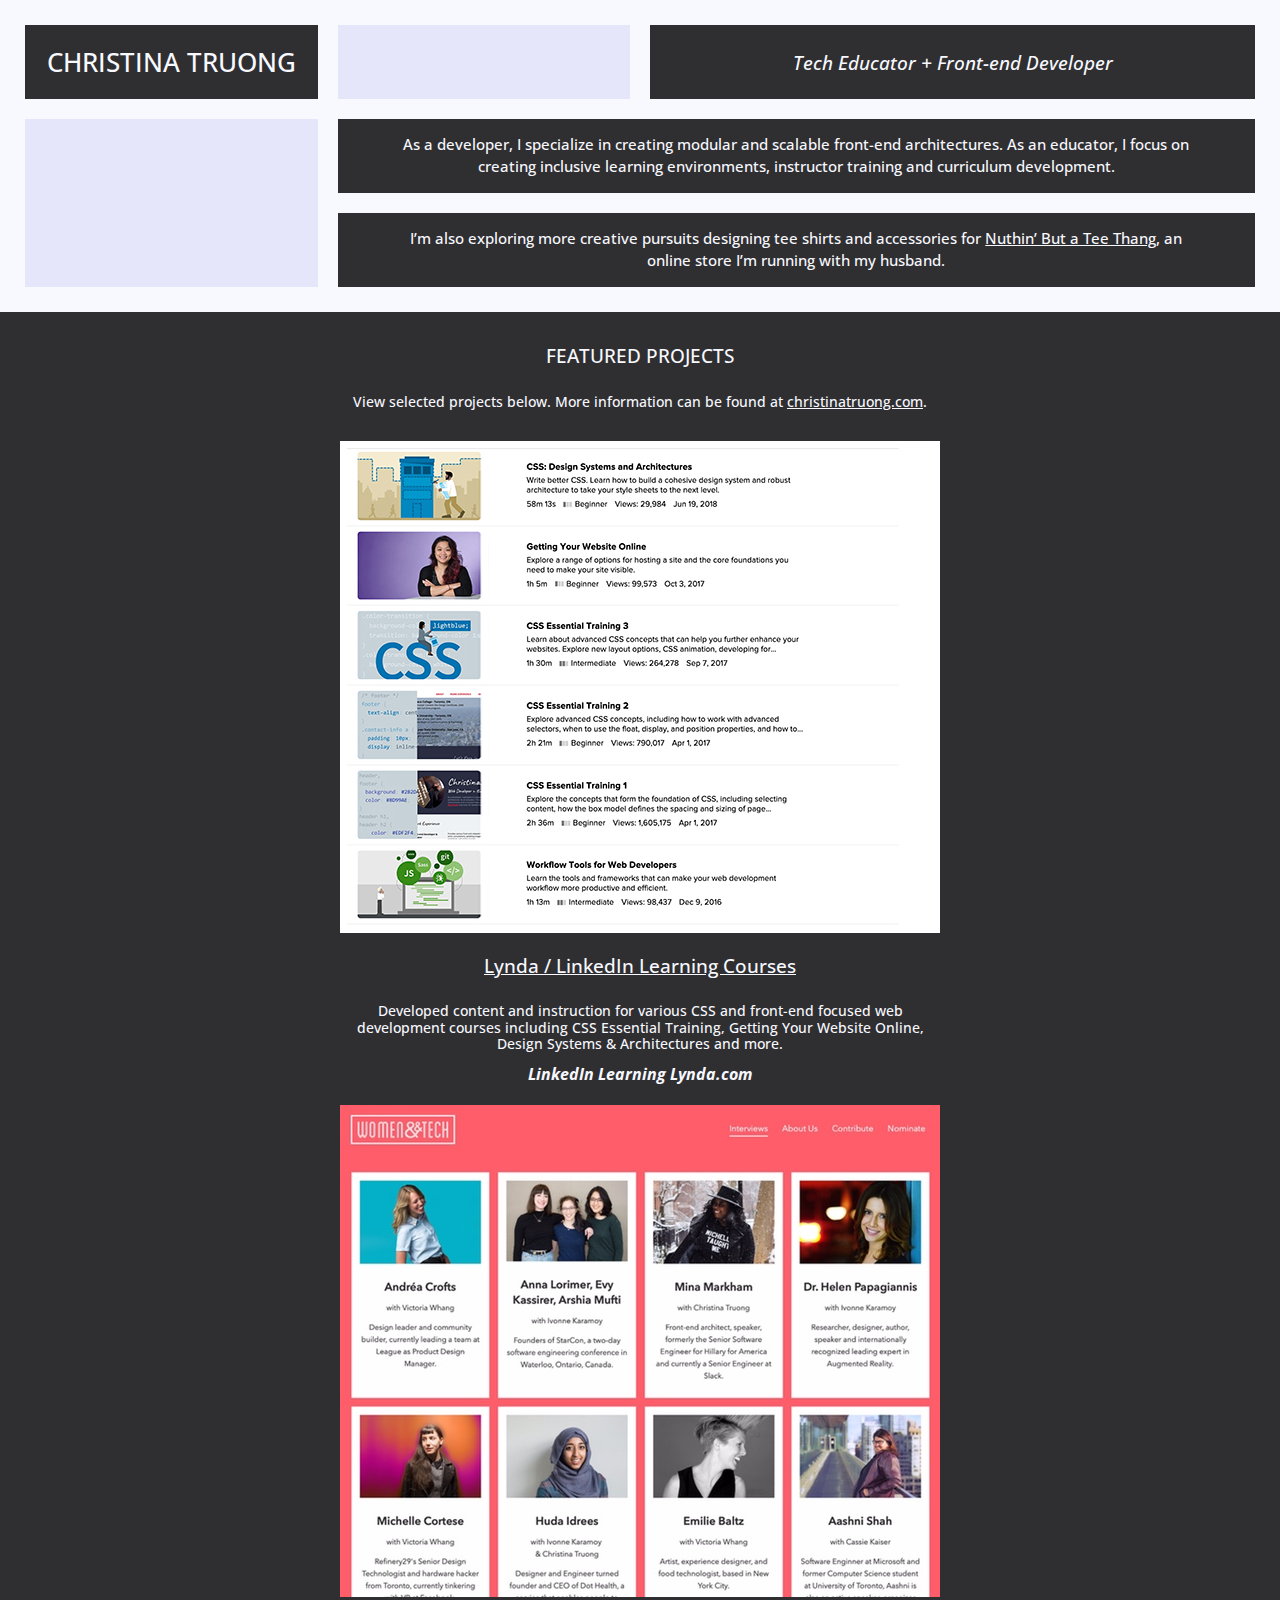
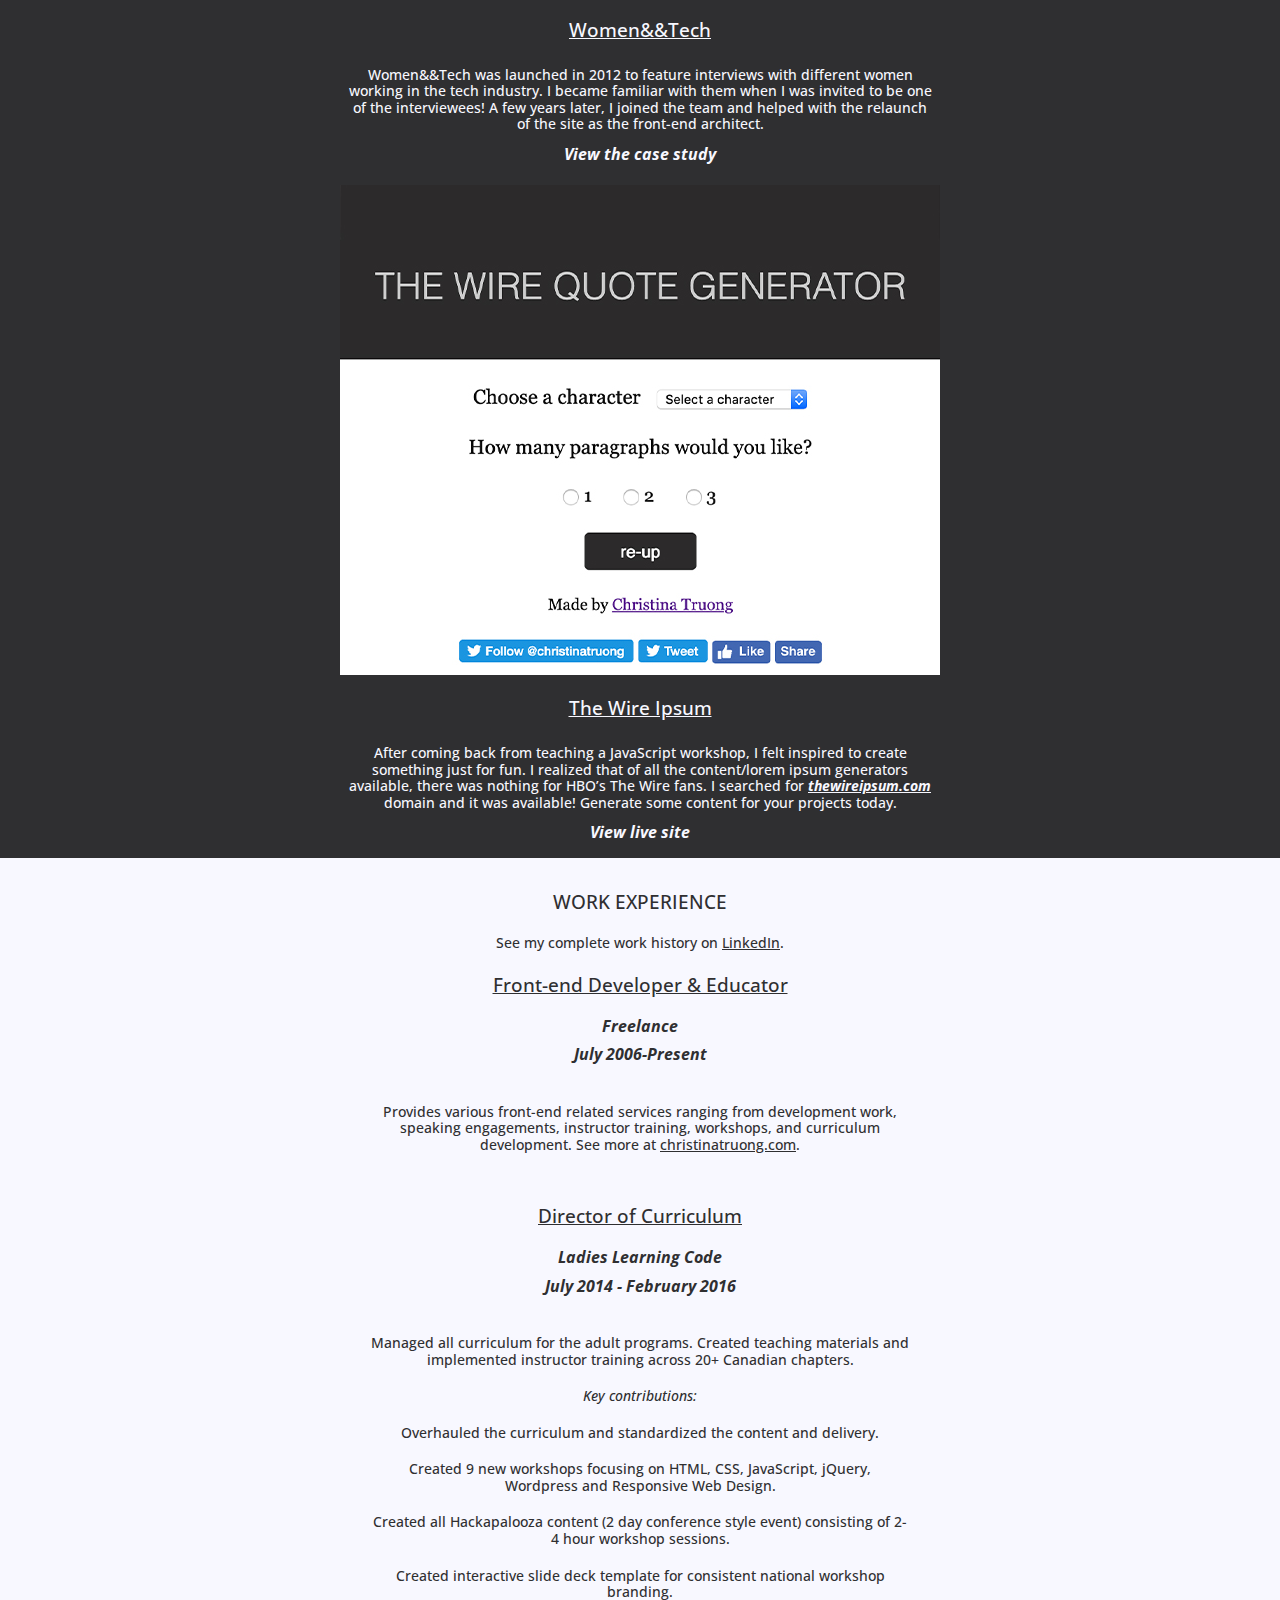
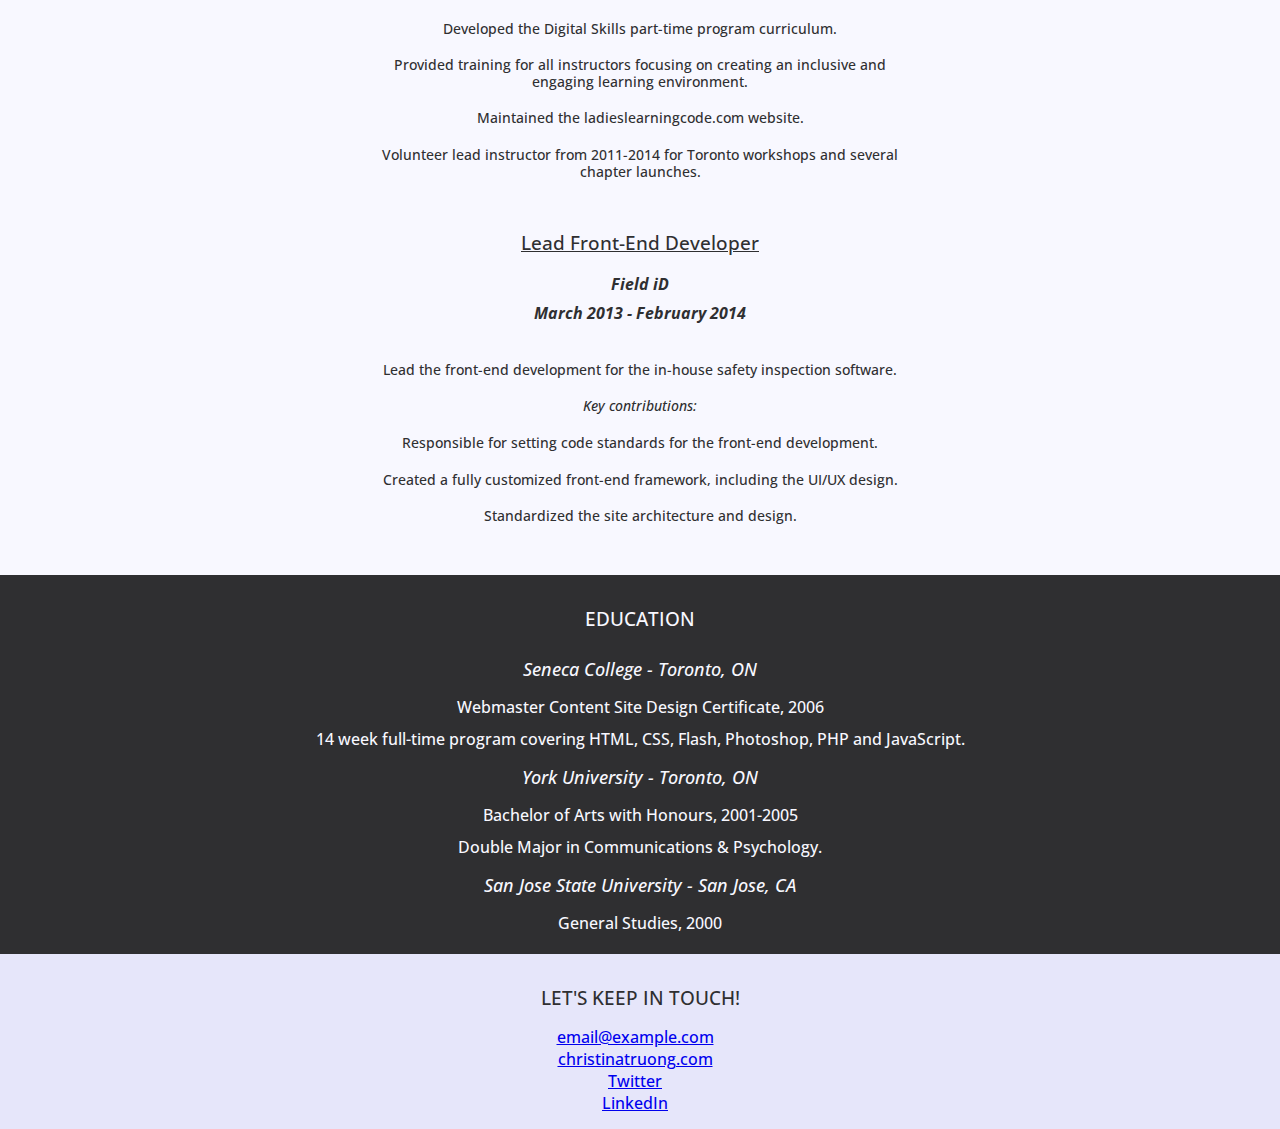
<file: hw01/index.html>
<!DOCTYPE html>
<html lang="en">
  <head>
    <meta charset="UTF-8">
    <meta name="viewport" content="width=device-width, initial-scale=1.0">
    <title>Christina Truong, Tech Educator + Front-end Developer</title>
    <link rel="stylesheet" href="css/styles.css">
  </head>
  <body>
    <main class = 'container'>
      <!-- ***************  ABOUT / PROFILE  **************** -->
      <header>
        <div class = 'header'>
          <section class = 'icon'>
            <h1><strong>Christina Truong</strong></h1>
          </section>
          <section class = 'sub'>
            <h2><strong>Tech Educator + Front-end Developer</strong></h2>
          </section>
          <section class = 'sum1'>
            <p class = 'uniform'>As a developer, I specialize in creating modular and scalable front-end architectures. As an educator, I focus on creating inclusive learning environments, instructor training and curriculum development.</p>
          </section>
          <section class = 'sum2'>
            <p class = 'uniform'>I’m also exploring more creative pursuits designing tee shirts and accessories for <a href="http://teethang.com" target="_blank">Nuthin’ But a Tee Thang</a>, an online store I’m running with my husband.</p>
          </section>
          <section class = 'space1'>
          </section>
          <section class = 'space2'>
          </section>
        </div>
      </header>

      <!-- ************ PROJECTS / PORTFOLIO  ************** -->
      <section class = 'projects'>
        <div class = 'standard'>
          <h2>Featured Projects</h2>
          <p>View selected projects below. More information can be found at <a href="http://christinatruong.com">christinatruong.com</a>.</p>
          <!-- Project 1 -->
          <section class = 'project'>
            <img src="images/project-courses.jpg" alt="Lynda & LinkedIn Learning course list">
            <h3>Lynda / LinkedIn Learning Courses</h3>
            <p>Developed content and instruction for various CSS and front-end focused web development courses including CSS Essential Training, Getting Your Website Online, Design Systems & Architectures and more.</p>
            <a>LinkedIn Learning</a>
            <a>Lynda.com</a>
          </section>

          <!-- Project 2 -->
          <section class = 'project'>
            <img src="images/project-women-tech.jpg" alt="Women and Tech website" class = 'img2'>
            <h3>Women&&Tech</h3>
            <p>Women&&Tech was launched in 2012 to feature interviews with different women working in the tech industry. I became familiar with them when I was invited to be one of the interviewees! A few years later, I joined the team and helped with the relaunch of the site as the front-end architect.</p>
            <a>View the case study</a>
          </section>

          <!-- Project 3 -->
          <section class = 'project'>
            <img src="images/project-wire-ipsum.jpg" alt="The Wire Ipsum website">
            <h3>The Wire Ipsum</h3>
            <p>After coming back from teaching a JavaScript workshop, I felt inspired to create something just for fun. I realized that of all the content/lorem ipsum generators available, there was nothing for HBO’s The Wire fans. I searched for <a href="http://thewireipsum.com" target="_blank">thewireipsum.com</a> domain and it was available! Generate some content for your projects today.</p>
            <a>View live site</a>
          </section>
        </div>
      </section>

      <!-- ****************  WORK EXPERIENCE  ******************** -->
      <section class = 'experience'>
        <div class = 'standard'>
          <h2>Work Experience</h2>
          <p>See my complete work history on <a href="https://www.linkedin.com/in/christinatruong/">LinkedIn</a>.</p>

          <!-- Job 1 -->
          <section class = 'job'>
            <div class = 'job_head'>
              <h3>Front-end Developer & Educator</h3>
              <p>Freelance</p>
              <p>July 2006-Present</p>
            </div>
            <div class = 'job_body'>
              <p>Provides various front-end related services ranging from development work, speaking engagements, instructor training, workshops, and curriculum development. See more at  <a href="http://christinatruong.com">christinatruong.com</a>.</p>
            </div>
          </section>

          <!-- Job 2 -->
          <section class = 'job'>
            <div class = 'job_head'>
              <h3>Director of Curriculum</h3>
              <p>Ladies Learning Code</p>
              <p>July 2014 - February 2016</p>
            </div>
            <div class = 'job_body'>
              <p>Managed all curriculum for the adult programs. Created teaching materials and implemented instructor training across 20+ Canadian chapters.</p>
              <p><strong><em>Key contributions:</em></strong></p>
              <p>Overhauled the curriculum and standardized the content and delivery.</p>
              <p>Created 9 new workshops focusing on HTML, CSS, JavaScript, jQuery, Wordpress and Responsive Web Design.</p>
              <p>Created all Hackapalooza content (2 day conference style event) consisting of 2-4 hour workshop sessions.</p>
              <p>Created interactive slide deck template for consistent national workshop branding.</p>
              <p>Developed the Digital Skills part-time program curriculum.</p>
              <p>Provided training for all instructors focusing on creating an inclusive and engaging learning environment.</p>
              <p>Maintained the ladieslearningcode.com website.</p>
              <p>Volunteer lead instructor from 2011-2014 for Toronto workshops and several chapter launches.</p>
            </div>
          </section>

          <!-- Job 3 -->
          <section class = 'job'>
            <div class = 'job_head'>
              <h3>Lead Front-End Developer</h3>
              <p>Field iD</p>
              <p>March 2013 - February 2014</p>
            </div>
            <div class = 'job_body'>
              <p>Lead the front-end development for the in-house safety inspection software.</p>
              <p><strong><em>Key contributions:</em></strong></p>
              <p>Responsible for setting code standards for the front-end development.</p>
              <p>Created a fully customized front-end framework, including the UI/UX design.</p>
              <p>Standardized the site architecture and design.</p>
            </div>
          </section>
        </div>
      </section>

      <!-- *************  EDUCATION & CERTIFICATIONS *********** -->
      <section class = 'education'>
        <div>
          <h2>Education</h2>

          <section class = 'edu'>
            <h3>Seneca College - Toronto, ON</h3>
            <p>Webmaster Content Site Design Certificate, 2006</p>
            <p>14 week full-time program covering HTML, CSS, Flash, Photoshop, PHP and JavaScript.</p>
          </section>

          <section class = 'edu'>
            <h3>York University - Toronto, ON</h3>
            <p>Bachelor of Arts with Honours, 2001-2005</p>
            <p>Double Major in Communications & Psychology.</p>
          </section>

          <section class = 'edu'>
            <h3>San Jose State University - San Jose, CA</h3>
            <p>General Studies, 2000</p>
          </section>
        </div>
      </section>

      <!-- ************  CONTACT INFO / SOCIAL MEDIA  ************ -->
      <footer class = 'contact'>
        <div>
          <section>
            <h2>Let's Keep in Touch!</h2>

          <!-- Social media and contact links. Add or remove any networks. -->
          <section>
            <ul>
              <li><a href="mailto:email@example.com">email@example.com</a></li>
              <li><a href="http://christinatruong.com" target="_blank">christinatruong.com</a></li>
              <li><a href="http://twitter.com/christinatruong" target="_blank">Twitter</a></li>
              <li><a href="#" target="_blank">LinkedIn</a></li>
            </ul>
          </section>
        </div>
      </footer>
    </main>
  </body>
</html>
</file>
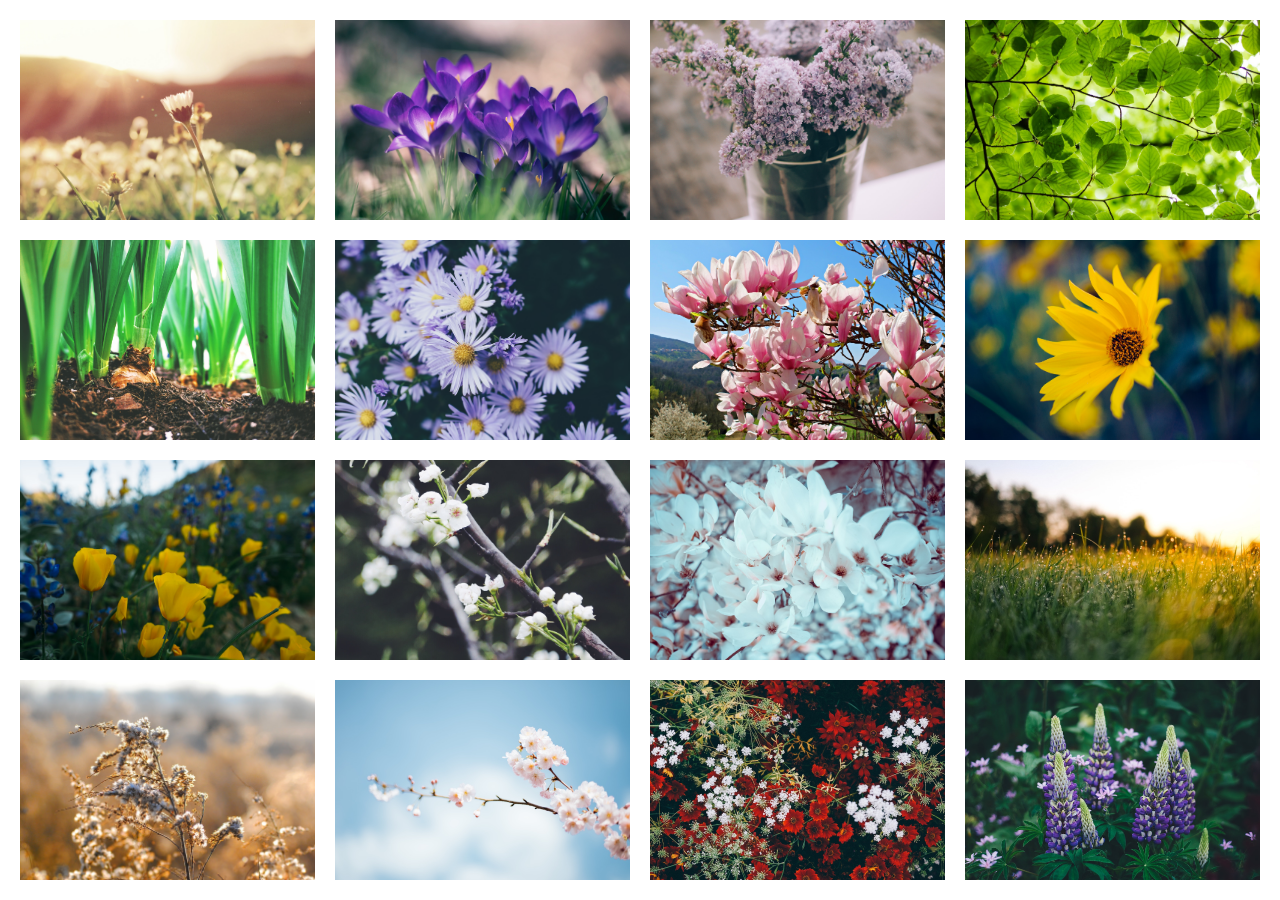
<file: hw03/index.html>
<!DOCTYPE html>
<html lang="en" dir="ltr">
    <head>
        <meta charset="utf-8">
        <title>Image Gallery</title>
        <link rel="stylesheet" href="css/gallery.css">
        <link rel="stylesheet" href="css/carousel.css">
        <meta name="viewport" content="width=device-width, initial-scale=1.0">

    </head>
    <body>
        <main>
            <section class="cards">
                <div class="card" style="background-image:url('images/field1.jpg')"></div>
                <div class="card" style="background-image:url('images/purple.jpg')"></div>
                <div class="card" style="background-image:url('images/jar.jpg')"></div>
                <div class="card" style="background-image:url('images/green.jpg')"></div>
                <div class="card" style="background-image:url('images/green1.jpg')"></div>
                <div class="card" style="background-image:url('images/purple1.jpg')"></div>
                <div class="card" style="background-image:url('images/magnolias.jpg')"></div>
                <div class="card" style="background-image:url('images/daisy1.jpg')"></div>
                <div class="card" style="background-image:url('images/poppies.jpg')"></div>
                <div class="card" style="background-image:url('images/dogwoods.jpg')"></div>
                <div class="card" style="background-image:url('images/blossom.jpg')"></div>
                <div class="card" style="background-image:url('images/field3.jpg')"></div>
                <div class="card" style="background-image:url('images/field4.jpg')"></div>
                <div class="card" style="background-image:url('images/branch.jpg')"></div>
                <div class="card" style="background-image:url('images/red.jpg')"></div>
                <div class="card" style="background-image:url('images/purple2.jpg')"></div>
            </section>

            <!-- preview panel -->
            <section class="preview">
                <div class="featured_image" style="background-image:url('images/daisy1.jpg')"></div>
                <button class="close" id="close">&times;</button>
                <button class="prev" id="prev">&lsaquo;</button>
                <button class="next" id="next">&rsaquo;</button>
            </section>
            <!-- end preview panel -->

        </main>
        <script type="text/javascript" src="js/index.js"></script>
    </body>
</html>
</file>
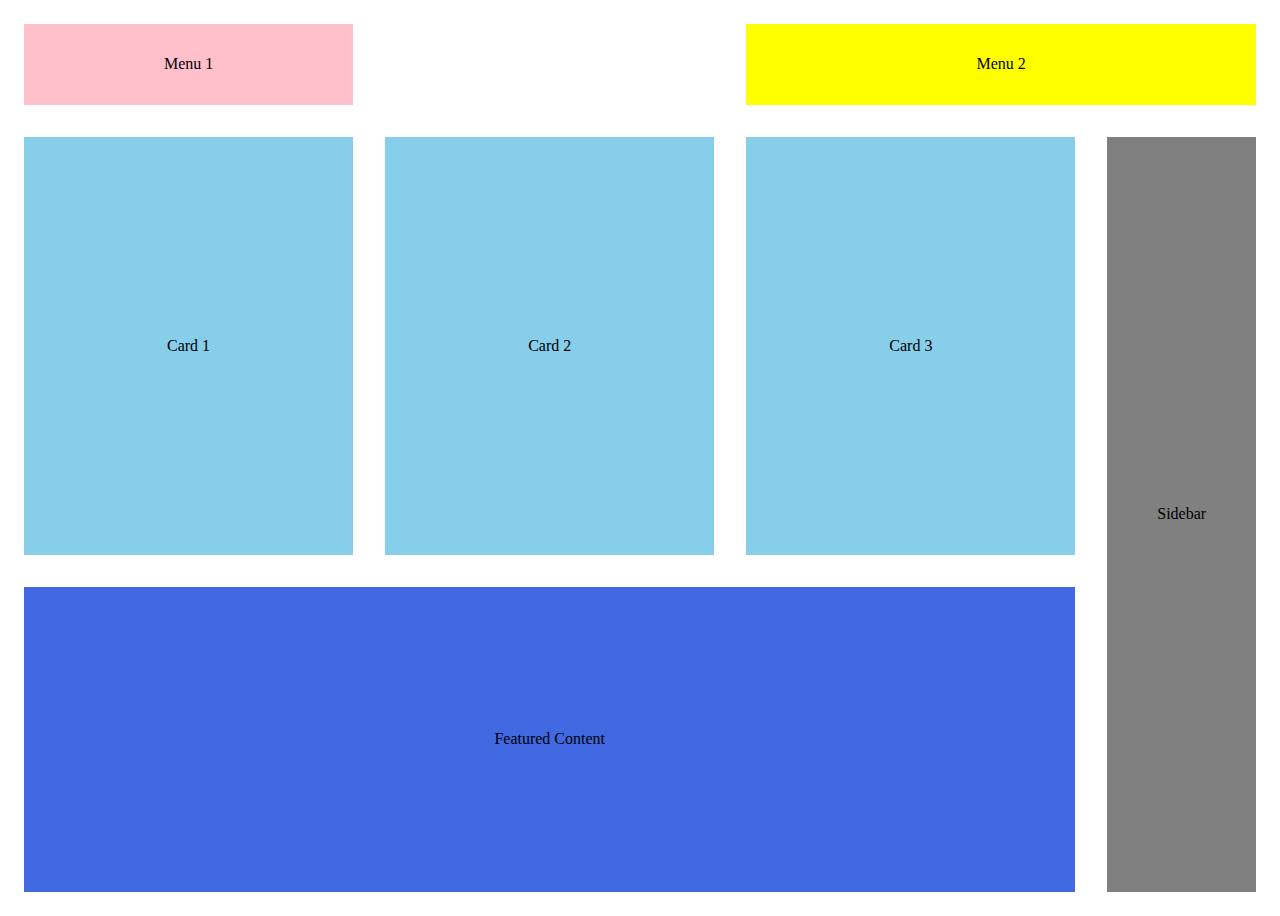
<file: tutorial03/index.html>
<!DOCTYPE html>
<html lang="en" >
<head>
  <meta charset="UTF-8">
  <title>Tutorial 03</title>
  <link rel="stylesheet" href="./style.css">
  <meta name="viewport" content="width=device-width, initial-scale=1.0">

</head>
<body>
<!-- partial:index.partial.html -->
<!-- https://css-tricks.com/snippets/css/complete-guide-grid/ -->
<div class="container">
   <!-- left menu -->
   <section class="menu1">
      <div>Menu 1</div>
   </section>
   
   <!-- right menu -->
   <section class="menu2">
      <div>Menu 2</div>
   </section>

   <!-- card 1 -->
   <article class="card1">
      <section>Card 1</section>
   </article>

   <!-- card 2 -->
   <article class="card2">
      <section>Card 2</section>
   </article>

   <!-- card 3 -->
   <article class="card3">
      <section>Card 3</section>
   </article>
   
   <!-- main content on bottom -->
   <main class="main">
      <section>Featured Content</section>
   </main>
   
   <!-- right navigation bar -->
   <aside class="aside">
      <section>Sidebar</section>
   </aside>
</div>
<!-- partial -->
  
</body>
</html>
</file>
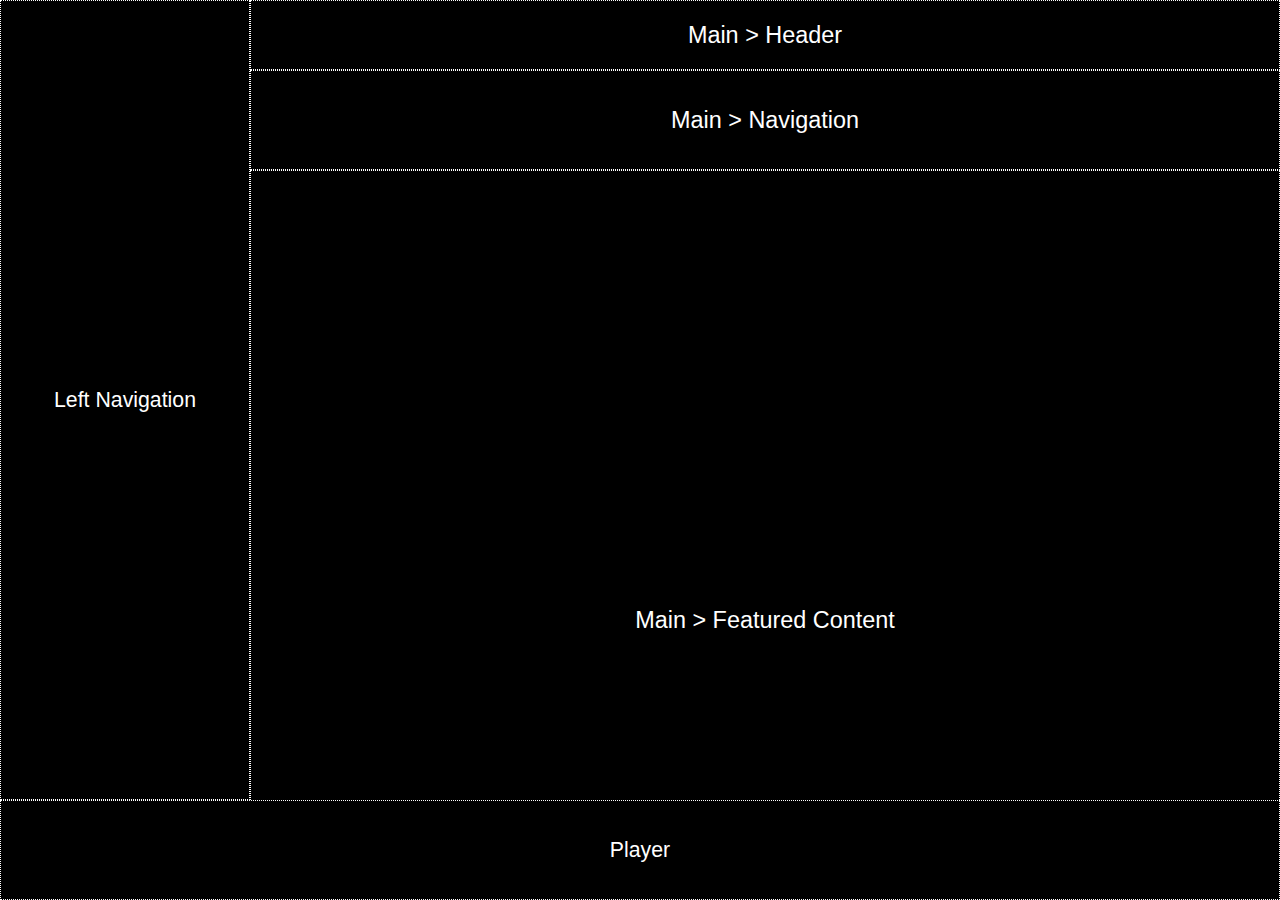
<file: hw02/01_cssgrid/index.html>
<html>
    <head>
        <title>Spotify Player</title>
        <link rel="stylesheet" href="layout.css">
        <meta name="viewport" content="width=device-width, initial-scale=1.0">
    </head>
    <body id="container">
        <aside id="sidebar">
            Left Navigation
        </aside>
        <main>
            <header>
                Main > Header
            </header>
            <nav>
                Main > Navigation
            </nav>
            <section id="featured-content">
                Main > Featured Content
            </section>
        </main>
        <footer>
            Player
        </footer>
    </body>
</html>
</file>
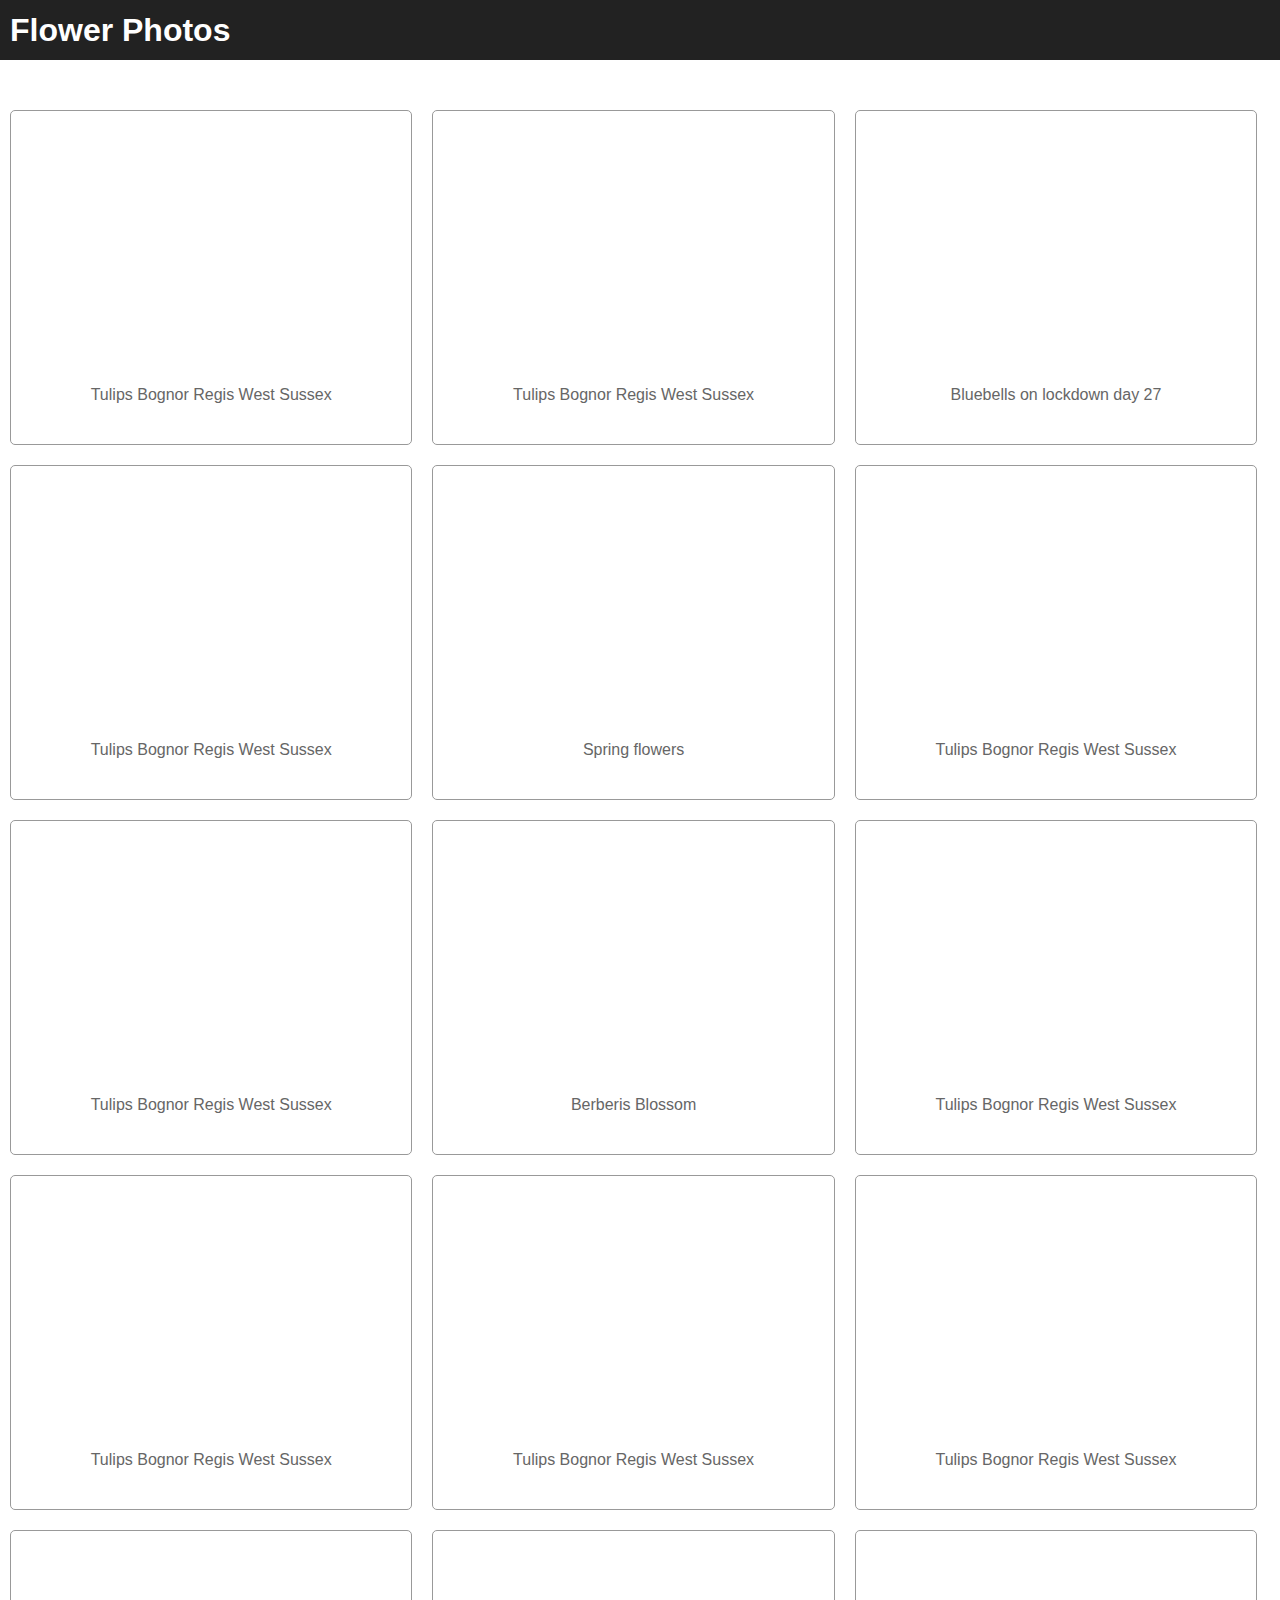
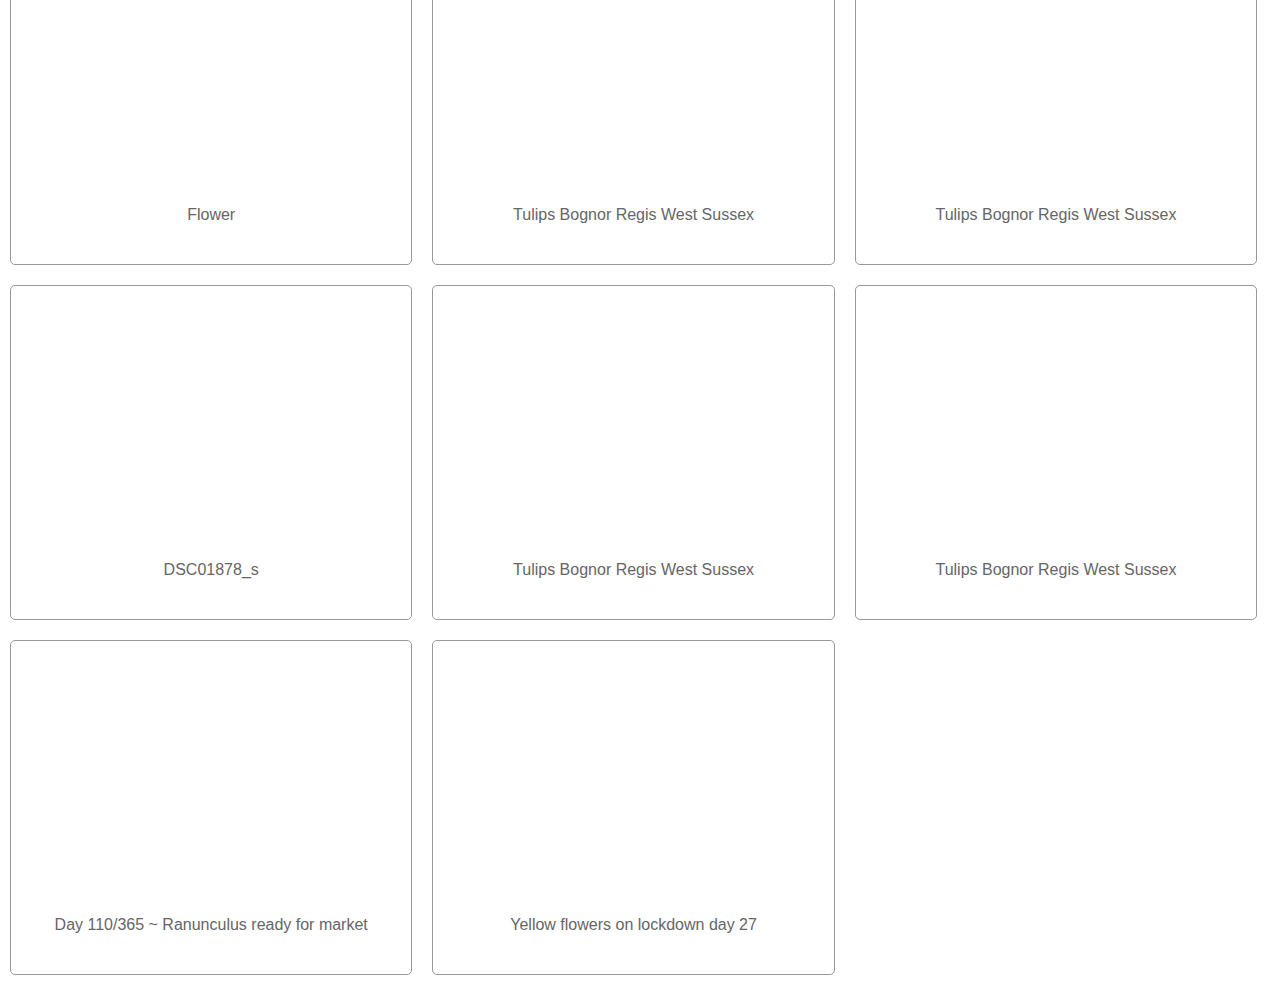
<file: hw02/02_flexbox/index.html>
<!DOCTYPE html>
<html lang="en" dir="ltr">
    <link href = 'gallery.css' rel = 'stylesheet' type = 'text/css'>
    <head>
        <meta charset="utf-8">
        <title>Image Gallery</title>
    </head>
    <body>
        <nav>
            <h1>Flower Photos</h1>
        </nav>
        <main class="content">
            <section class="cards">
                <section class="card">
                    <div>
                        <div class="image-div" style="background-image: url('https://live.staticflickr.com/65535/49793205651_aced6f4866_b.jpg');"></div>
                        <div class="caption">Tulips Bognor Regis West Sussex</div>
                    </div>
                </section>
                <section class="card">
                    <div>
                        <div class="image-div" style="background-image: url('https://live.staticflickr.com/65535/49792659933_cc861d50b7_b.jpg');"></div>
                        <div class="caption">Tulips Bognor Regis West Sussex</div>
                    </div>
                </section>
                <section class="card">
                    <div>
                        <div class="image-div" style="background-image: url('https://live.staticflickr.com/65535/49792658778_ab3b1df5d1_b.jpg');"></div>
                        <div class="caption">Bluebells on lockdown day 27</div>
                    </div>
                </section>
                <section class="card">
                    <div>
                        <div class="image-div" style="background-image: url('https://live.staticflickr.com/65535/49792664528_f16513baec_b.jpg');"></div>
                        <div class="caption">Tulips Bognor Regis West Sussex</div>
                    </div>
                </section>
                <section class="card">
                    <div>
                        <div class="image-div" style="background-image: url('https://live.staticflickr.com/65535/49792676878_a659a56919_b.jpg');"></div>
                        <div class="caption">Spring flowers</div>
                    </div>
                </section>
                <section class="card">
                    <div>
                        <div class="image-div" style="background-image: url('https://live.staticflickr.com/65535/49793511297_b7967599c7_b.jpg');"></div>
                        <div class="caption">Tulips Bognor Regis West Sussex</div>
                    </div>
                </section>
                <section class="card">
                    <div>
                        <div class="image-div" style="background-image: url('https://live.staticflickr.com/65535/49792660018_34abca7618_b.jpg');"></div>
                        <div class="caption">Tulips Bognor Regis West Sussex</div>
                    </div>
                </section>
                <section class="card">
                    <div>
                        <div class="image-div" style="background-image: url('https://live.staticflickr.com/65535/49792629178_64acac5148_b.jpg');"></div>
                        <div class="caption">Berberis Blossom</div>
                    </div>
                </section>
                <section class="card">
                    <div>
                        <div class="image-div" style="background-image: url('https://live.staticflickr.com/65535/49793207236_51aa1f4269_b.jpg');"></div>
                        <div class="caption">Tulips Bognor Regis West Sussex</div>
                    </div>
                </section>
                <section class="card">
                    <div>
                        <div class="image-div" style="background-image: url('https://live.staticflickr.com/65535/49793219056_f2c5bb8621_b.jpg');"></div>
                        <div class="caption">Tulips Bognor Regis West Sussex</div>
                    </div>
                </section>
                <section class="card">
                    <div>
                        <div class="image-div" style="background-image: url('https://live.staticflickr.com/65535/49792658033_c9a55ebf42_b.jpg');"></div>
                        <div class="caption">Tulips Bognor Regis West Sussex</div>
                    </div>
                </section>
                <section class="card">
                    <div>
                        <div class="image-div" style="background-image: url('https://live.staticflickr.com/65535/49792660448_cd43d556df_b.jpg');"></div>
                        <div class="caption">Tulips Bognor Regis West Sussex</div>
                    </div>
                </section>
                <section class="card">
                    <div>
                        <div class="image-div" style="background-image: url('https://live.staticflickr.com/65535/49793209166_5b8a0ae5c6_b.jpg');"></div>
                        <div class="caption">Flower</div>
                    </div>
                </section>
                <section class="card">
                    <div>
                        <div class="image-div" style="background-image: url('https://live.staticflickr.com/65535/49793208726_f0ac1e6b81_b.jpg');"></div>
                        <div class="caption">Tulips Bognor Regis West Sussex</div>
                    </div>
                </section>
                <section class="card">
                    <div>
                        <div class="image-div" style="background-image: url('https://live.staticflickr.com/65535/49793523157_2e88b562aa_b.jpg');"></div>
                        <div class="caption">Tulips Bognor Regis West Sussex</div>
                    </div>
                </section>
                <section class="card">
                    <div>
                        <div class="image-div" style="background-image: url('https://live.staticflickr.com/65535/49793225756_ea2a82f362_b.jpg');"></div>
                        <div class="caption">DSC01878_s</div>
                    </div>
                </section>
                <section class="card">
                    <div>
                        <div class="image-div" style="background-image: url('https://live.staticflickr.com/65535/49793522892_1c9f798a53_b.jpg');"></div>
                        <div class="caption">Tulips Bognor Regis West Sussex</div>
                    </div>
                </section>
                <section class="card">
                    <div>
                        <div class="image-div" style="background-image: url('https://live.staticflickr.com/65535/49793205546_de43e99833_b.jpg');"></div>
                        <div class="caption">Tulips Bognor Regis West Sussex</div>
                    </div>
                </section>
                <section class="card">
                    <div>
                        <div class="image-div" style="background-image: url('https://live.staticflickr.com/65535/49793520882_b27b68994e_b.jpg');"></div>
                        <div class="caption">Day 110/365 ~ Ranunculus ready for market</div>
                    </div>
                </section>
                <section class="card">
                    <div>
                        <div class="image-div" style="background-image: url('https://live.staticflickr.com/65535/49793205051_6fafef1828_b.jpg');"></div>
                        <div class="caption">Yellow flowers on lockdown day 27</div>
                    </div>
                </section>
            </section>
        </main>
    </body>
</html>
</file>
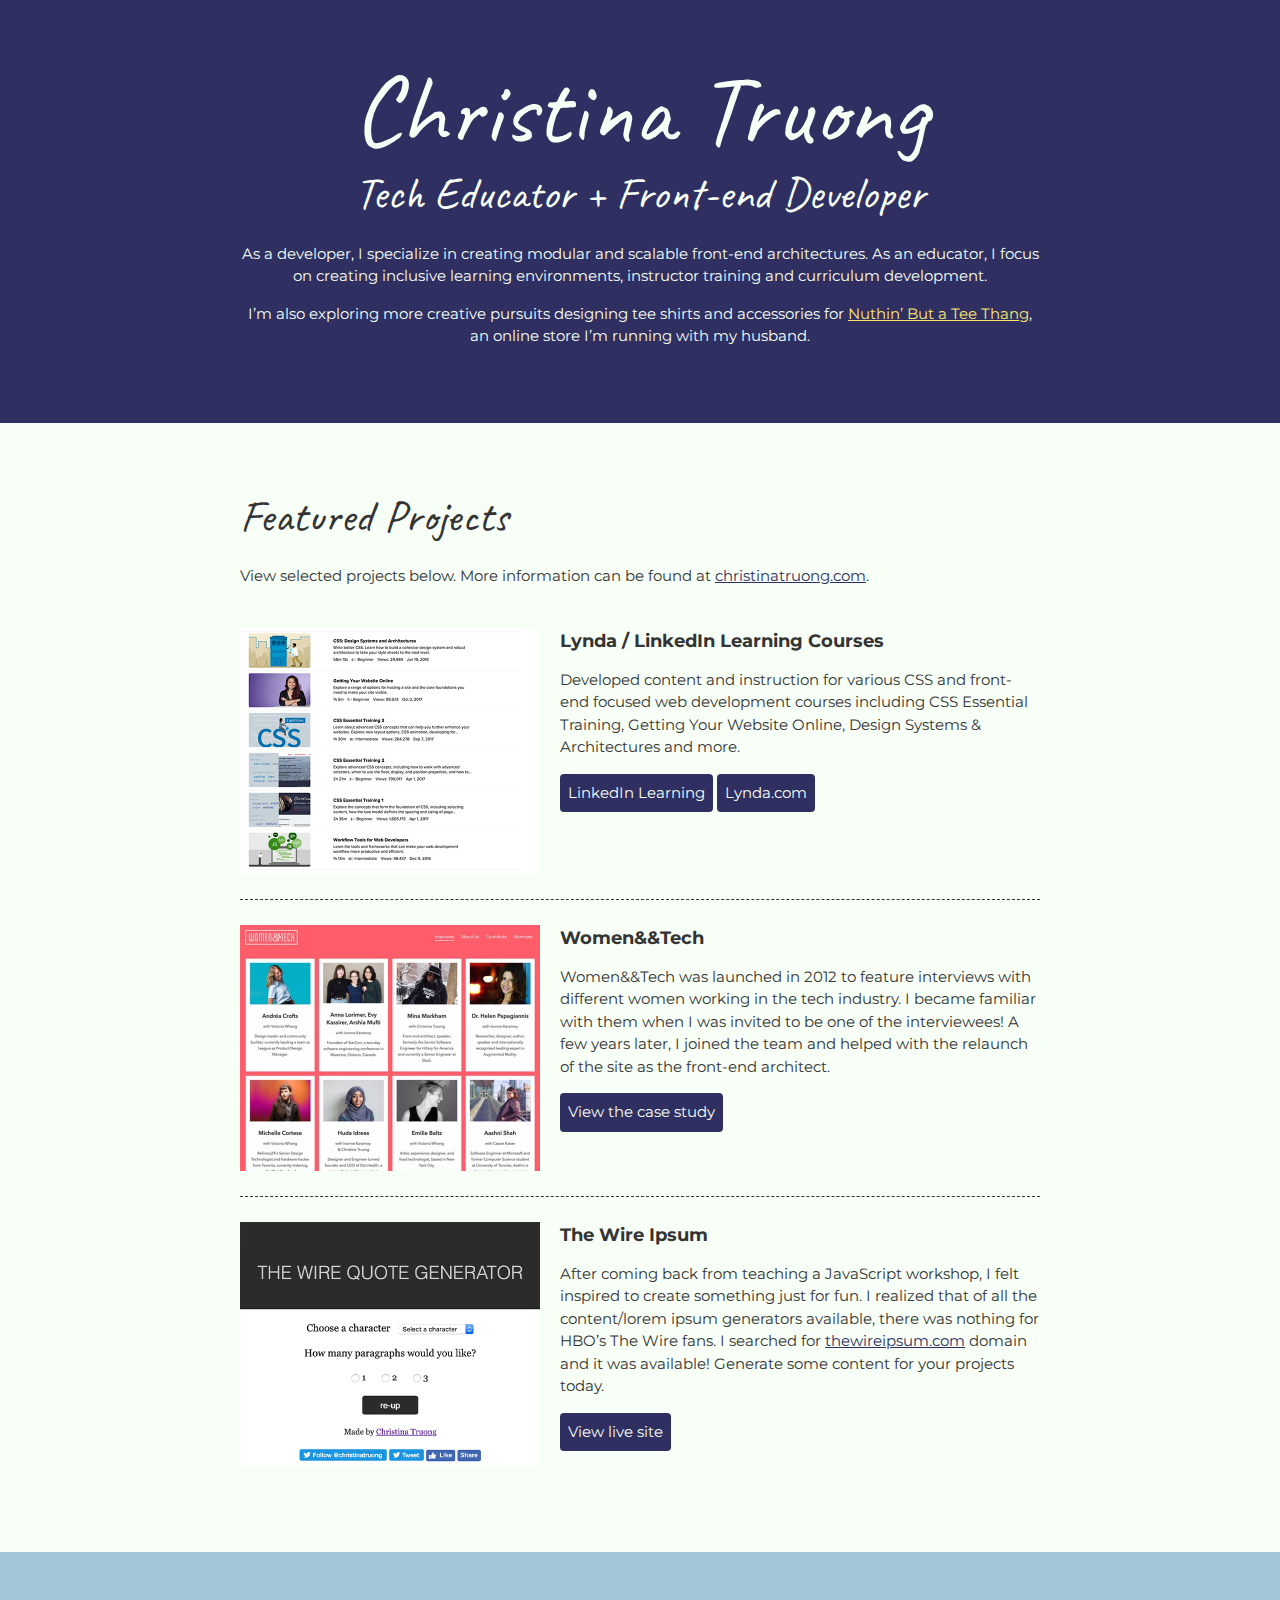
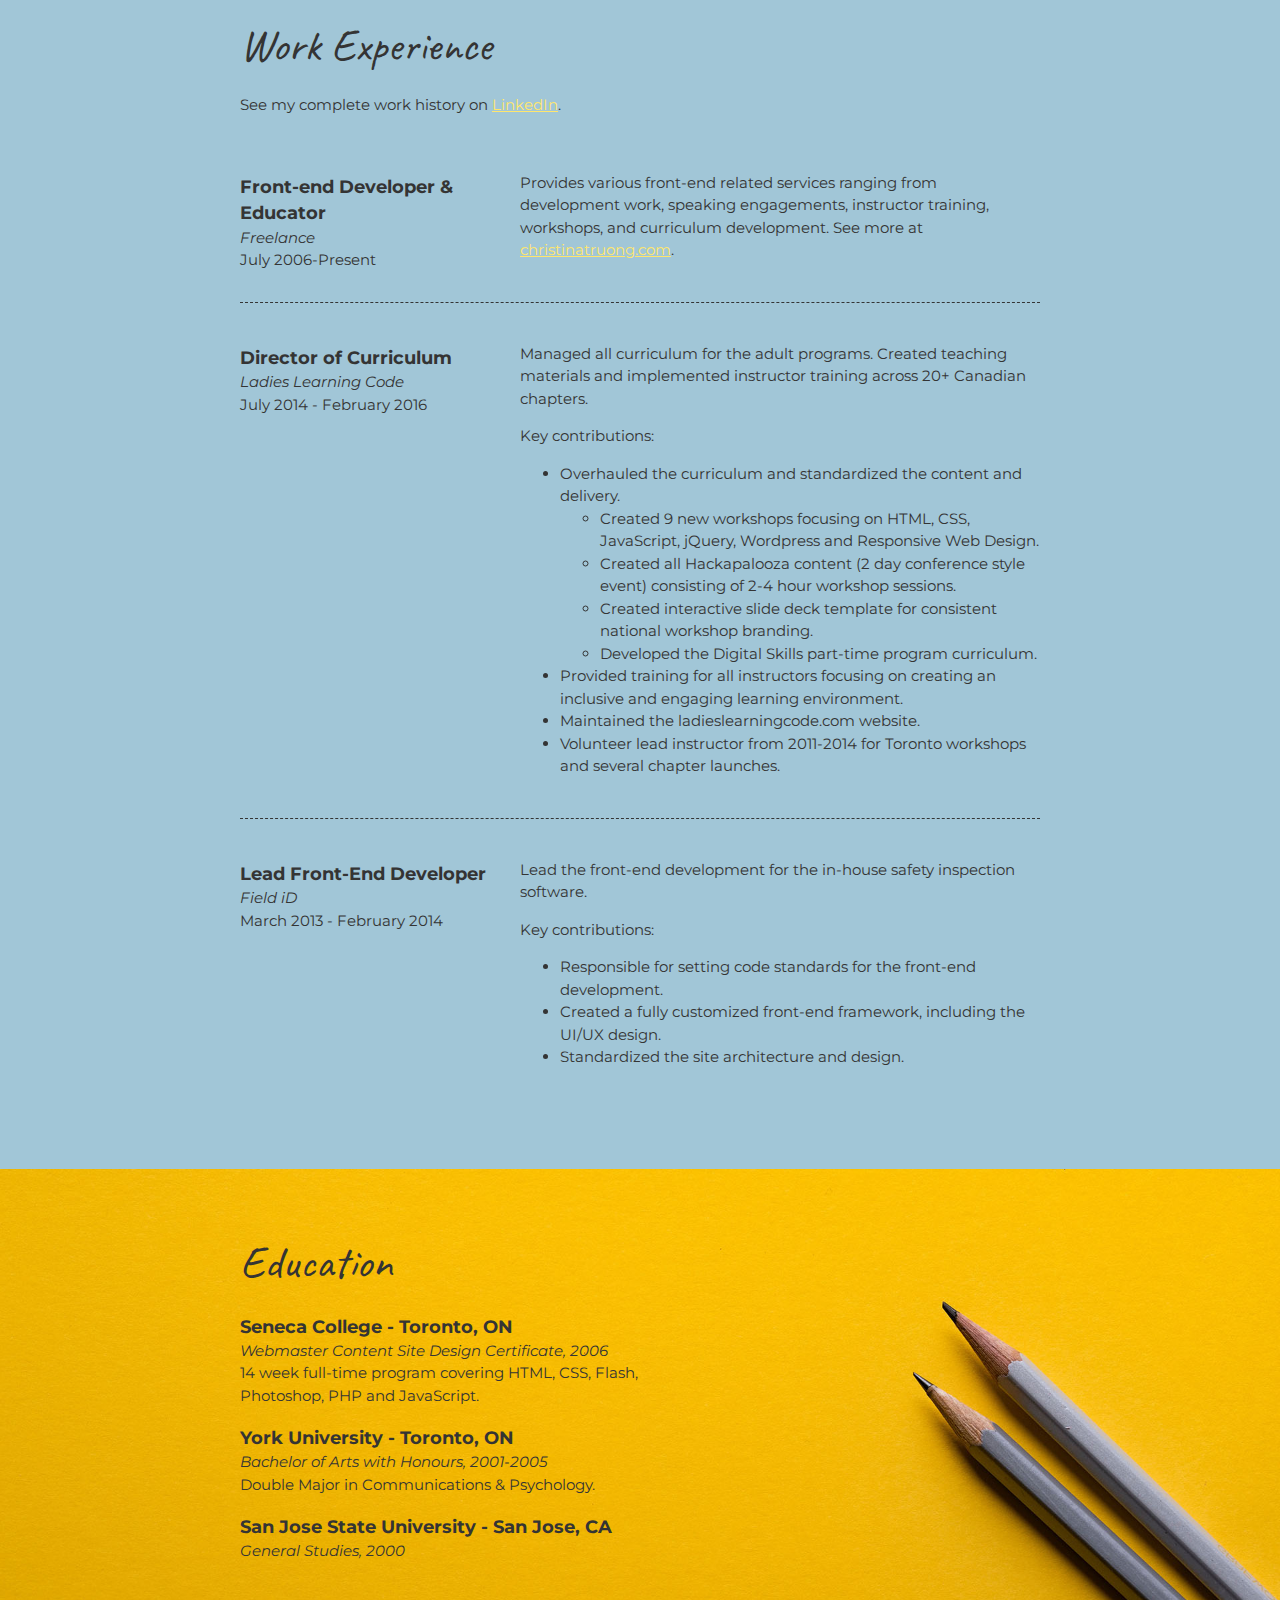
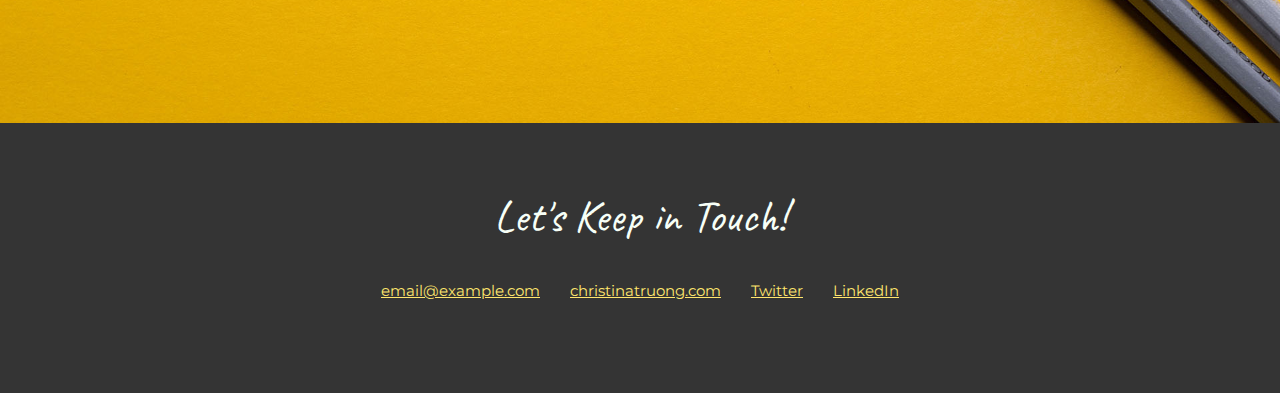
<file: hw01/christina.html>
<!DOCTYPE html>
<html lang="en">
  <head>
    <meta charset="UTF-8">
    <meta name="viewport" content="width=device-width, initial-scale=1.0">
    <title>Christina Truong, Tech Educator + Front-end Developer</title>
    <link href="https://fonts.googleapis.com/css?family=Caveat|Montserrat:400,600&display=swap" rel="stylesheet">
    <link rel="stylesheet" href="css/christina.css">
  </head>
  <body>
    <main>
      <!-- ***************  ABOUT / PROFILE  **************** -->
      <header>
        <div class="content-wrap">
          <h1>Christina Truong</h1>
          <h2>Tech Educator + Front-end Developer</h2>

          <p>As a developer, I specialize in creating modular and scalable front-end architectures. As an educator, I focus on creating inclusive learning environments, instructor training and curriculum development.</p>
          <p>I’m also exploring more creative pursuits designing tee shirts and accessories for <a href="http://teethang.com" target="_blank">Nuthin’ But a Tee Thang</a>, an online store I’m running with my husband.</p>
        </div>
      </header>

      <!-- ************ PROJECTS / PORTFOLIO  ************** -->
      <section class="projects">
        <div class="content-wrap divider">
          <h2>Featured Projects</h2>
          <p>View selected projects below. More information can be found at <a href="http://christinatruong.com">christinatruong.com</a>.</p>

          <!-- Project 1 -->
          <section class="project-item">
            <img src="images/project-courses.jpg" alt="Lynda & LinkedIn Learning course list">
            <h3>Lynda / LinkedIn Learning Courses</h3>
            <p>Developed content and instruction for various CSS and front-end focused web development courses including CSS Essential Training, Getting Your Website Online, Design Systems & Architectures and more.</p>
            <a class="btn" href="https://www.linkedin.com/learning/instructors/christina-truong?u=2125562" target="_blank">LinkedIn Learning</a>
            <a class="btn" href="https://www.lynda.com/Christina-Truong/7842227-1.html">Lynda.com</a>
          </section>

          <!-- Project 2 -->
          <section class="project-item">
            <img src="images/project-women-tech.jpg" alt="Women and Tech website">
            <h3>Women&&Tech</h3>
            <p>Women&&Tech was launched in 2012 to feature interviews with different women working in the tech industry. I became familiar with them when I was invited to be one of the interviewees! A few years later, I joined the team and helped with the relaunch of the site as the front-end architect.</p>
            <a class="btn" href="http://christinatruong.com/projects/women-and-tech-redesign.html" target="_blank">View the case study</a>
          </section>

          <!-- Project 3 -->
          <section class="project-item">
            <img src="images/project-wire-ipsum.jpg" alt="The Wire Ipsum website">
            <h3>The Wire Ipsum</h3>
            <p>After coming back from teaching a JavaScript workshop, I felt inspired to create something just for fun. I realized that of all the content/lorem ipsum generators available, there was nothing for HBO’s The Wire fans. I searched for <a href="http://thewireipsum.com" target="_blank">thewireipsum.com</a> domain and it was available! Generate some content for your projects today.</p>
            <a class="btn" href="http://thewireipsum.com" target="_blank">View live site</a>
          </section>
        </div>
      </section>

      <!-- ****************  WORK EXPERIENCE  ******************** -->
      <section class="work-experience">
        <div class="content-wrap item-details divider">
          <h2>Work Experience</h2>
          <p>See my complete work history on <a href="https://www.linkedin.com/in/christinatruong/">LinkedIn</a>.</p>

          <!-- Job 1 -->
          <section class="job-item">
            <div class="job-details">
              <h3>Front-end Developer & Educator</h3>
              <p>Freelance</p>
              <p>July 2006-Present</p>
            </div>
            <div class="job-summary">
              <p>Provides various front-end related services ranging from development work, speaking engagements, instructor training, workshops, and curriculum development. See more at  <a href="http://christinatruong.com">christinatruong.com</a>.</p>
            </div>
          </section>

          <!-- Job 2 -->
          <section class="job-item">
            <div class="job-details">
              <h3>Director of Curriculum</h3>
              <p>Ladies Learning Code</p>
              <p>July 2014 - February 2016</p>
            </div>
            <div class="job-summary">
              <p>Managed all curriculum for the adult programs. Created teaching materials and implemented instructor training across 20+ Canadian chapters.</p>
              <p>Key contributions:</p>
              <ul>
                <li>Overhauled the curriculum and standardized the content and delivery.
                  <ul>
                    <li>Created 9 new workshops focusing on HTML, CSS, JavaScript, jQuery, Wordpress and Responsive Web Design.</li>
                    <li>Created all Hackapalooza content (2 day conference style event) consisting of 2-4 hour workshop sessions.</li>
                    <li>Created interactive slide deck template for consistent national workshop branding.</li>
                    <li>Developed the Digital Skills part-time program curriculum.</li>
                  </ul>
                </li>
                <li>Provided training for all instructors focusing on creating an inclusive and engaging learning environment.</li>
                <li>Maintained the ladieslearningcode.com website.</li>
                <li>Volunteer lead instructor from 2011-2014 for Toronto workshops and several chapter launches.</li>
              </ul>
            </div>
          </section>

          <!-- Job 3 -->
          <section class="job-item">
            <div class="job-details">
              <h3>Lead Front-End Developer</h3>
              <p>Field iD</p>
              <p>March 2013 - February 2014</p>
            </div>
            <div class="job-summary">
              <p>Lead the front-end development for the in-house safety inspection software.</p>
              <p>Key contributions:</p>
              <ul>
                <li>Responsible for setting code standards for the front-end development.</li>
                <li>Created a fully customized front-end framework, including the UI/UX design.</li>
                <li>Standardized the site architecture and design.</li>
              </ul>
            </div>
          </section>
        </div>
      </section>

      <!-- *************  EDUCATION & CERTIFICATIONS *********** -->
      <section class="education">
        <div class="content-wrap item-details">
          <h2>Education</h2>

          <section>
            <h3>Seneca College - Toronto, ON</h3>
            <p>Webmaster Content Site Design Certificate, 2006</p>
            <p>14 week full-time program covering HTML, CSS, Flash, Photoshop, PHP and JavaScript.</p>
          </section>

          <section>
            <h3>York University - Toronto, ON</h3>
            <p>Bachelor of Arts with Honours, 2001-2005</p>
            <p>Double Major in Communications & Psychology.</p>
          </section>

          <section>
            <h3>San Jose State University - San Jose, CA</h3>
            <p>General Studies, 2000</p>
          </section>
        </div>
      </section>

      <!-- ************  CONTACT INFO / SOCIAL MEDIA  ************ -->
      <footer>
        <div class="content-wrap">
          <h2>Let's Keep in Touch!</h2>

          <!-- Social media and contact links. Add or remove any networks. -->
          <ul class="contact-list">
            <li><a href="mailto:email@example.com">email@example.com</a></li>
            <li><a href="http://christinatruong.com" target="_blank">christinatruong.com</a></li>
            <li><a href="http://twitter.com/christinatruong" target="_blank">Twitter</a></li>
            <li><a href="#" target="_blank">LinkedIn</a></li>
          </ul>
        </div>
      </footer>
    </main>
  </body>
</html>
</file>
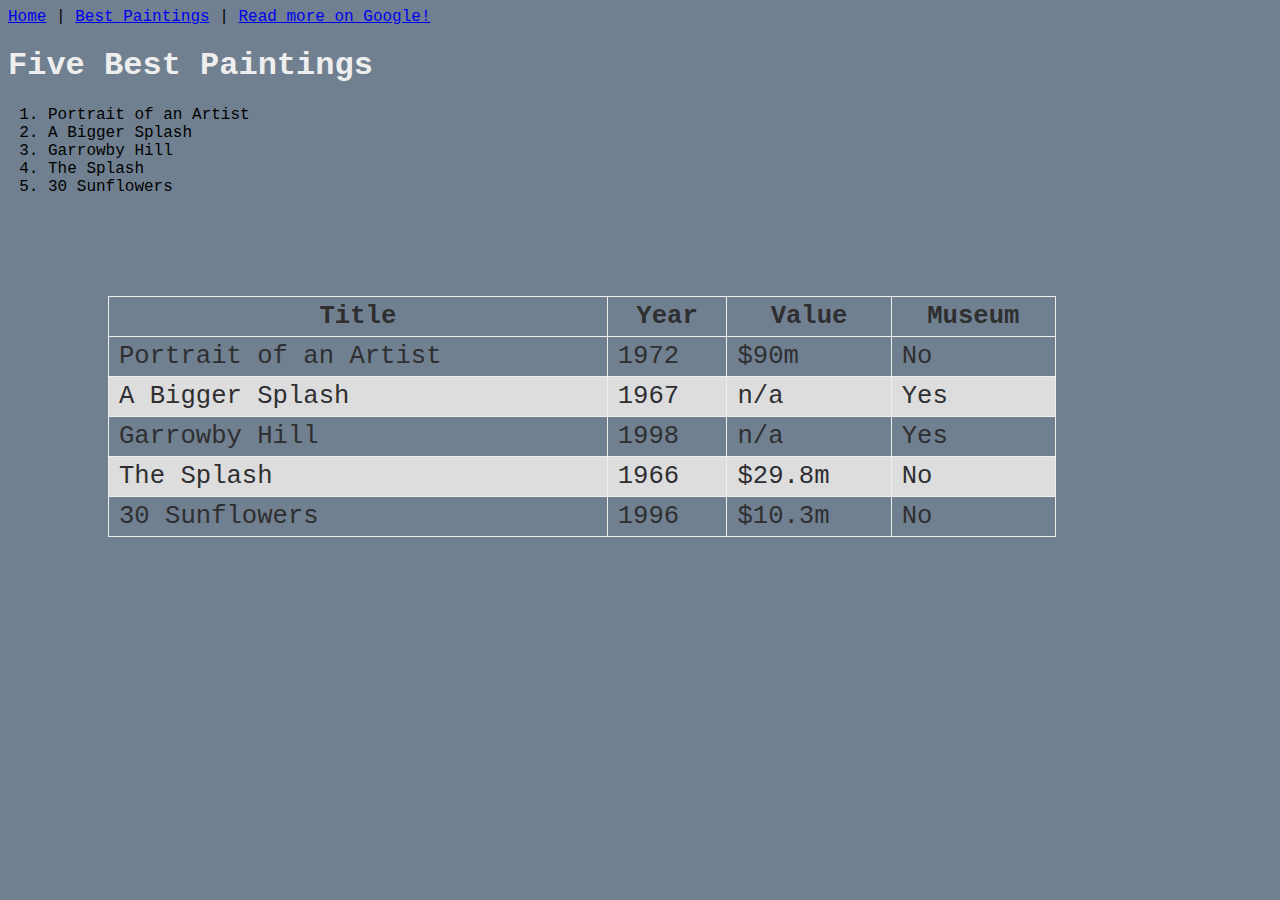
<file: tutorial01/page_2.html>
<!DOCTYPE html>
<html lang="en">
   <head>
       <title>Best Paintings</title>
       <link rel="stylesheet" href="style.css">
   </head>
   <body>
       <!-- You HTML code goes here -->
       <div>
         <a href='index.html' title = 'link to home'>Home</a> |
         <a href='page_2.html' title = 'link to best paintings'>Best Paintings</a> |
         <a href="https://google.com" target = '_blank'>Read more on Google!</a>
       </div>
       <h1>Five Best Paintings</h1>
       <ol>
        <li>Portrait of an Artist</li>
        <li>A Bigger Splash</li>
        <li>Garrowby Hill</li>
        <li>The Splash</li>
        <li>30 Sunflowers</li>
       </ol>
       <table>
         <thead>
           <tr>
             <th>Title</th>
             <th>Year</th>
             <th>Value</th>
             <th>Museum</th>
           </tr>
        </thead>
        <tbody>
           <tr>
             <td>Portrait of an Artist</td>
             <td>1972</td>
             <td>$90m</td>
             <td>No</td>
           </tr>
           <tr>
             <td>A Bigger Splash</td>
             <td>1967</td>
             <td>n/a</td>
             <td>Yes</td>
           </tr>
           <tr>
             <td>Garrowby Hill</td>
             <td>1998</td>
             <td>n/a</td>
             <td>Yes</td>
           </tr>
           <tr>
             <td>The Splash</td>
             <td>1966</td>
             <td>$29.8m</td>
             <td>No</td>
           </tr>
           <tr>
             <td>30 Sunflowers</td>
             <td>1996</td>
             <td>$10.3m</td>
             <td>No</td>
           </tr>
         </tbody>
       </table>
  </body>
</html>
</file>
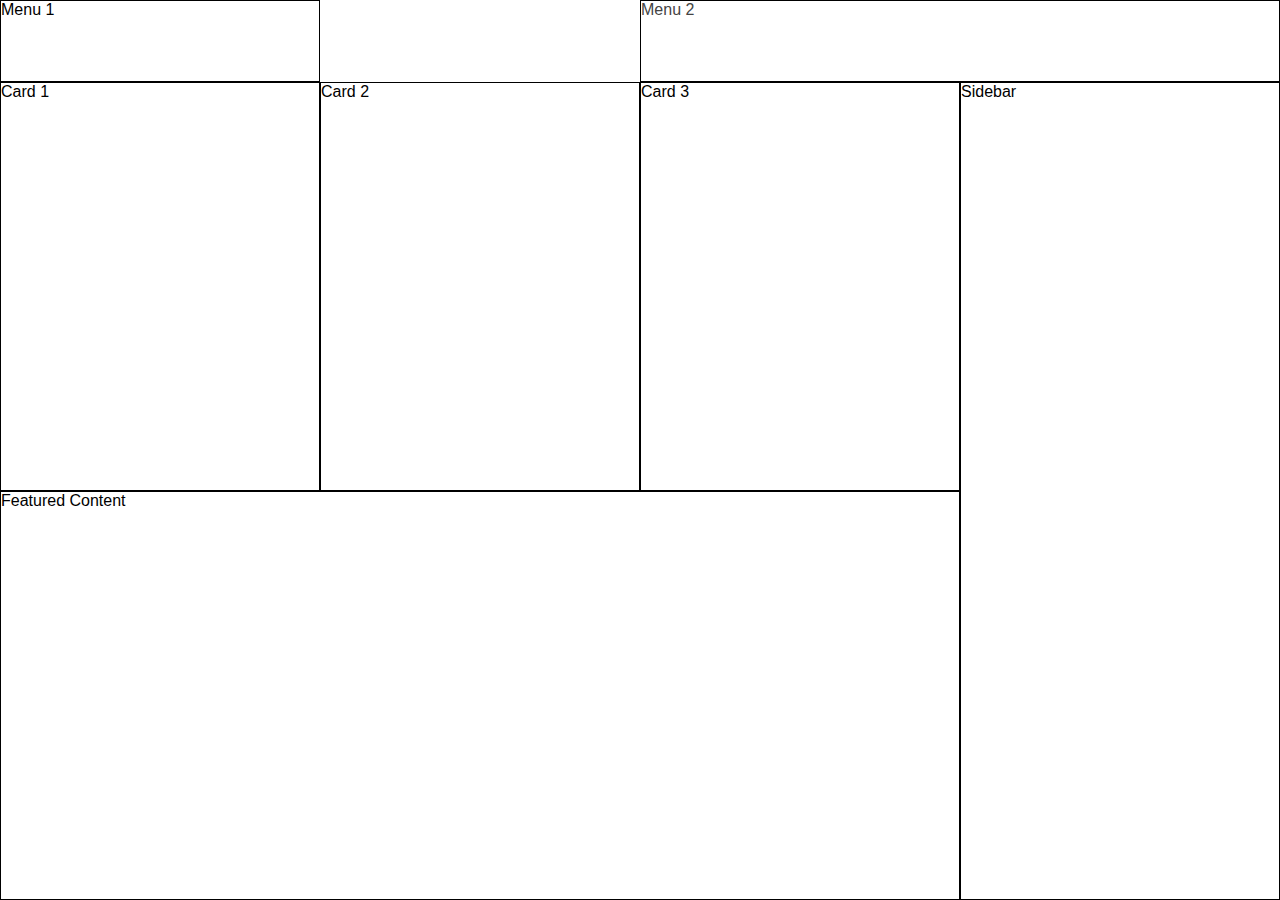
<file: tutorial03/hints/hint_1.html>
<!DOCTYPE html>
<html lang="en" >
<head>
    <meta charset="UTF-8">
    <title>Tutorial 03: Solutions</title>
    <link rel="stylesheet" href="hint_1.css">
    <meta name="viewport" content="width=device-width, initial-scale=1.0">
</head>
<body>
<!-- partial:index.partial.html -->
<!-- https://css-tricks.com/snippets/css/complete-guide-grid/ -->
<div class="container">
   <!-- left menu -->
   <section class="menu1">
      Menu 1
   </section>

   <!-- right menu -->
   <section class="menu2">
      Menu 2
   </section>

   <!-- card 1 -->
   <article class="card1">
      Card 1
   </article>

   <!-- card 2 -->
   <article class="card2">
      Card 2
   </article>

   <!-- card 3 -->
   <article class="card3">
      Card 3
   </article>

   <!-- main content on bottom -->
   <main class="main">
      Featured Content
   </main>

   <!-- right navigation bar -->
   <aside class="aside">
      Sidebar
   </aside>
</div>
<!-- partial -->
  
</body>
</html>
</file>
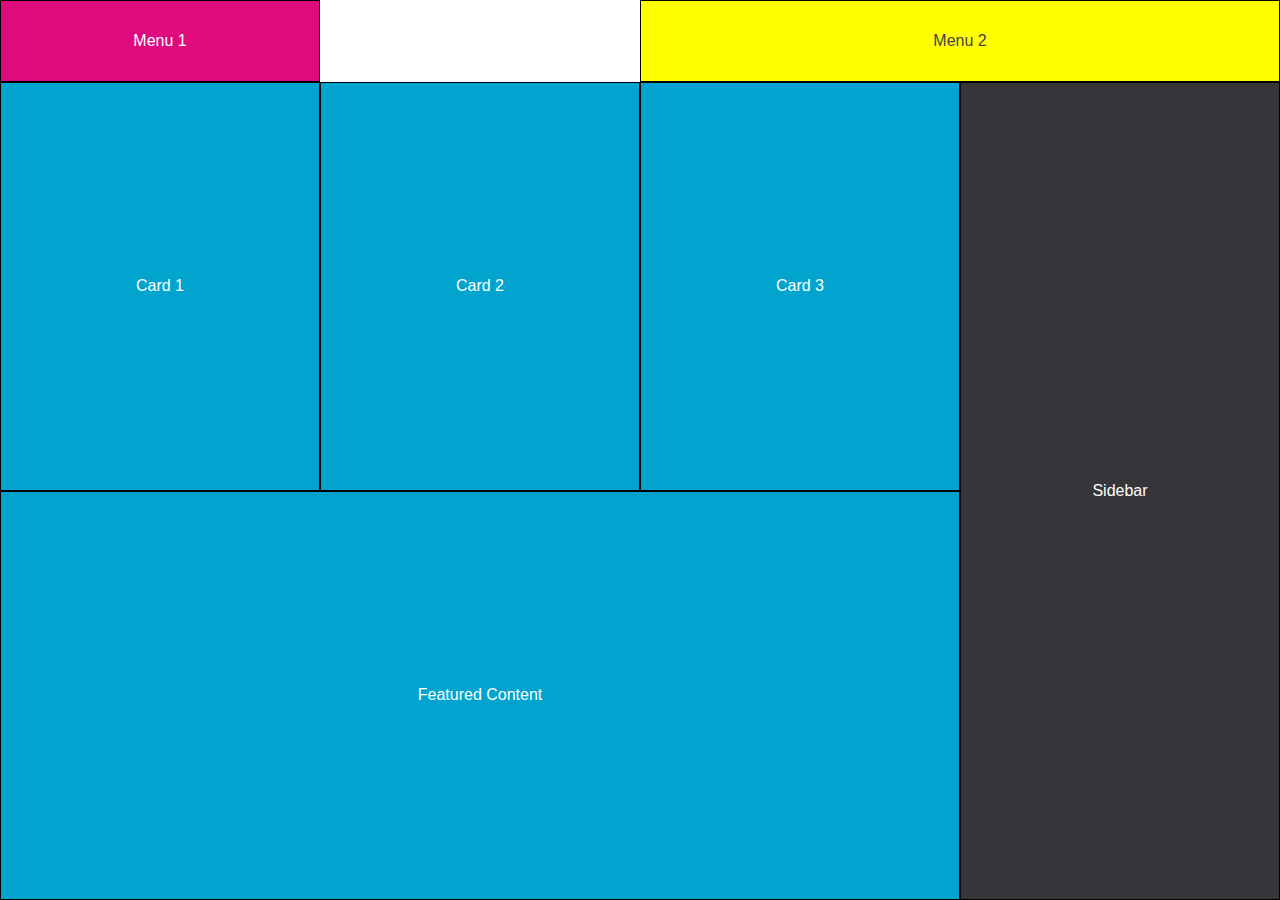
<file: tutorial03/hints/hint_2.html>
<!DOCTYPE html>
<html lang="en" >
<head>
    <meta charset="UTF-8">
    <title>Tutorial 03: Solutions</title>
    <link rel="stylesheet" href="hint_2.css">
    <meta name="viewport" content="width=device-width, initial-scale=1.0">
</head>
<body>
<!-- partial:index.partial.html -->
<!-- https://css-tricks.com/snippets/css/complete-guide-grid/ -->
<div class="container">
   <!-- left menu -->
   <section class="menu1">
      Menu 1
   </section>

   <!-- right menu -->
   <section class="menu2">
      Menu 2
   </section>

   <!-- card 1 -->
   <article class="card1">
      Card 1
   </article>

   <!-- card 2 -->
   <article class="card2">
      Card 2
   </article>

   <!-- card 3 -->
   <article class="card3">
      Card 3
   </article>

   <!-- main content on bottom -->
   <main class="main">
      Featured Content
   </main>

   <!-- right navigation bar -->
   <aside class="aside">
      Sidebar
   </aside>
</div>
<!-- partial -->
  
</body>
</html>
</file>
<file: hw01/css/styles.css>
@import url('https://fonts.googleapis.com/css2?family=Open+Sans&display=swap');

/* Colors
#2f2f31 – Dark Charcoal
#f8f8ff – Ghost White
------------------------------------*/

/* Values
1. Balance
2. Wisdom
3. Boldness
------------------------------------*/

/* Global styles
------------------------------------*/
html {
    box-sizing: border-box;
}
*, *:before, *:after {
    box-sizing: inherit;
    margin: 0;
    font-family: 'Open Sans', sans-serif;
    font-weight: 500;
}
/* Header
------------------------------------*/
header {
  background: #f8f8ff;
  padding: 15px;
}
header h1 {
  text-transform: uppercase;
  font-size: 1.6em;
}
header h2 {
  font-style: italic;
  font-size: 1.2em;
}
header p {
  font-size: 0.8em;
}
.header {
  display: grid;
  grid-template-columns: 1fr 1fr 1fr 1fr;
  grid-template-rows: 1fr 1fr 1fr;
  grid-template-areas:
    'icon space1 sub sub'
    'space2 sum1 sum1 sum1'
    'space2 sum2 sum2 sum2';
  min-height: inherit;
}
.icon, .sub, .sum1, .sum2, .space1, .space2 {
  margin: 10px;
  display: flex;
  align-items: center;
  text-align: center;
  justify-content: center;
  padding: 15px;
}
.icon {
  grid-area: icon;
  background: #2f2f31;
  color: #f8f8ff;
}
.sub {
  grid-area: sub;
  background: #2f2f31;
  color: #f8f8ff;
}
.sum1 {
  grid-area: sum1;
  font-size: 1.2em;
  background: #2f2f31;
  color: #f8f8ff;
  line-height: 1.15em;
}
.sum2 {
  grid-area: sum2;
  font-size: 1.2em;
  background: #2f2f31;
  color: #f8f8ff;
  line-height: 1.15em;
}
.space1 {
  background: #e6e6fa;
  grid-area: space1;
}
.space2 {
  background: #e6e6fa;
  grid-area: space2;
}
.uniform {
  max-width: 50rem;
}
.header a {
  color: #f8f8ff;
}
/* Projects
------------------------------------*/
.projects {
  background: #2f2f31;
  color: #f8f8ff;
  display: flex;
  align-items: center;
  text-align: center;
  justify-content: center;
  padding: 15px;
}
.standard {
  margin-left: 2rem;
  margin-right: 2rem;
}
.projects h2 {
  padding: 15px;
  text-transform: uppercase;
  font-size: 1.2em;
}
.projects p {
  padding: 10px;
  font-size: 0.9em;
  line-height: 1.15em;
}
.projects a {
  color: #f8f8ff;
}
.projects h3 {
  padding: 15px;
  text-decoration: underline;
}
.projects img {
  margin-top: 20px;
}
.project a {
  font-style: oblique;
  font-weight: bolder;
}
.project p {
  max-width: 38rem;
}
/* Experience
------------------------------------*/
.experience {
  background: #f8f8ff;
  color: #2f2f31;
  display: flex;
  align-items: center;
  text-align: center;
  justify-content: center;
  padding: 15px;
}
.experience h2 {
  padding: 15px;
  text-transform: uppercase;
  font-size: 1.2em;
}
.experience p {
  padding: 5px;
  font-size: 0.9em;
  line-height: 1.15em;
}
.experience a {
  color: #2f2f31;
}
.experience h3 {
  padding: 15px;
  text-decoration: underline;
}
.job {
  padding: 0;
  max-width: 38rem;
}
.job_head p {
  font-size: 1em;
  font-weight: bolder;
  font-style: italic;
}
.job_body {
  padding: 25px;
  font-size: 1em;
}
.job_body p {
  padding: 10px;
}
/* Education
------------------------------------*/
.education {
  background: #2f2f31;
  color: #f8f8ff;
  display: flex;
  align-items: center;
  text-align: center;
  justify-content: center;
  padding: 15px;
}
.education h2 {
  padding: 15px;
  text-transform: uppercase;
  font-size: 1.2em;
}
.edu h3 {
  padding: 10px;
  font-size: 1.1em;
  font-style: italic;
}
.edu p {
  padding: 5px;
  font-size: 1em;
  font-style: normal;
}
/* Contact info
------------------------------------*/
.contact {
  background: #e6e6fa;
  color: #2f2f31;
  display: flex;
  align-items: center;
  text-align: center;
  justify-content: center;
  padding: 15px;
}
.contact h2 {
  padding: 15px;
  text-transform: uppercase;
  font-size: 1.2em;
}
.contact li {
  list-style: none;
  margin-right: 50px;
}
</file>
<file: hw03/css/gallery.css>
body {
    height:100%;
    margin:0;
    padding:0;
}
body * {
    box-sizing: border-box;
}

.cards {
    display: flex;
    flex-wrap: wrap;
    height: 100vh;
    margin: 0;
    padding: 0;
    padding-left: 20px;
    padding-bottom: 20px;
}

.card {
    width: calc(25% - 20px);
    height: calc(25% - 20px);
    min-height: 120px;
    background-size: cover;
    background-position: center;
    cursor: pointer;
    margin-right: 20px;
    margin-top: 20px;
}
.image:hover {
    opacity: 0.7;
}

/* Media Queries */
@media (max-width: 900px) {
    main .card { 
        width: calc(50% - 20px);
        height: calc(50vh - 20px);
    }
}

@media (max-width: 550px) {
    main .card { 
        width: calc(100% - 20px);
        height: 70vh;
    }
}
</file>
<file: hw03/css/carousel.css>
.featured_image {
    width: 100%;
    height: 100%;
    background-size: cover;
    background-position: center;
    cursor: pointer;
}


.next, .prev, .close {
    position: absolute;
    font-size: 2.5em;
    color: white;
    border-width: 0px;
    padding-bottom: 5px;
}
.close {
    background: none;
    top: 0vh;
    line-height: 1em;
    right: 0vh;
}
.next, .prev {
    background: rgba(255,255,255,0.2);
    border-radius: 60px;
    width: 60px;
    height: 60px;
}
.next:hover, .prev:hover, .close:hover {
    background: rgba(255,255,255,0.4);
}
.prev {
    top: 45vh;
    left: 2vw;
}
.next {
    top: 45vh;
    right: 2vw;
}
.preview {
    width: 100vw;
    height: 100vh;
    display: none;
    align-items: center;
    justify-content: center;
}
.preview.active {
    position: absolute;
    top: 0px;
    left: 0px;
    display: flex;
    background: rgba(255, 255, 255, 1);
}
</file>
<file: tutorial03/style.css>
.container {
   display: grid;
   grid-template-columns: 1fr 1fr 1fr 0.5fr;
   grid-template-rows: 0.25fr 1fr 0.75fr;
   grid-template-areas:
    'menu . nav nav'
    'box1 box2 box3 feed'
    'primary primary primary feed';
   min-height: 100vh;
}

.menu1, .menu2, .card1, .card2, .card3, .main, .aside {
  margin: 1em;
  display: flex;
  align-items: center;
  justify-content: center;
}

.menu1 {
  grid-area: menu;
  background: pink;
}

.menu2 {
  grid-area: nav;
  background: yellow;
}

.card1 {
  grid-area: box1;
  background: skyblue;
}

.card2 {
  grid-area: box2;
  background: skyblue;
}

.card3 {
  grid-area: box3;
  background: skyblue;
}

.main {
  grid-area: primary;
  background: royalblue;
}

.aside {
  grid-area: feed;
  background: grey;
}

@media (max-width: 1024px) {
   .container {
     display: grid;
     grid-template-columns: 1fr 1fr;
     grid-template-rows: 2fr 3fr 10fr 7fr 7fr;
     grid-template-areas:
      'menu nav'
      'feed feed'
      'box1 box2'
      'box3 box3'
      'primary primary';
     min-height: 100vh;
   }
}

@media (max-width: 700px) {
   .container {
     display: grid;
     grid-template-columns: 1fr 1fr;
     grid-template-rows: 2fr 3fr 7fr 7fr 7fr 7fr;
     grid-template-areas:
      'menu .'
      'nav nav'
      'box1 box1'
      'box2 box2'
      'box3 box3'
      'primary primary';
     min-height: 100vh;
   }

   .aside {
     display: none;
   }
}
</file>
<file: hw02/01_cssgrid/layout.css>
* {
    box-sizing: border-box;
    font-family: Arial;
    font-size: 1.1em;
}
body {
    display: grid;
    overflow: hidden;
    margin: 0px;
    grid-template-columns: 250px auto;
    grid-template-rows: calc(100vh - 100px) 100px;
    grid-template-areas:  
    'left primary'
    'bottom bottom';
    height: 100vh;
    background-color: black;
    color: white;
}
aside, footer, header, nav, #featured-content {
    display: flex;
    align-items: center;
    justify-content: center;
    border: dotted 1px white;
    padding: 10px;
}
aside {
    grid-area: left;
}
main {
    grid-area: primary;
    overflow-y: scroll;
    z-index: 1000;
}
footer {
    grid-area: bottom;
}
header {
    position: fixed;
    width: calc(100vw - 250px);
    height: 70px;
    background: black;
}
nav {
    margin-top: 70px;
    height: 100px;
}
#featured-content {
    min-height: 100vh;
}
@media screen and (max-width: 800px) {
    body {
        grid-template-columns: auto;
        grid-template-areas:  
        'primary'
        'bottom';
        height: 100vh;
        background-color: black;
        color: white;
    }
    aside {
        display: none;
    }
    header {
        width: 100vw;
        background-color: black;
    }
}
</file>
<file: hw02/02_flexbox/gallery.css>
body {
    height:100%;
    margin:0;
    padding:0;
    font-family: Arial;
}
body * {
    box-sizing: border-box;
}
main {
    display: grid;
    grid-template-columns: 1fr;
    grid-template-rows: 60px calc(100vh - 60px);
    grid-template-areas:
       "menu"
       "gallery";
    height: 100vh;
}
nav {
    grid-area: menu;
}
.content {
    grid-area: gallery;
}

/**************/
/* NAVIGATION */
/**************/
nav {
    grid-area: menu;
    background: #222;
    position: fixed;
    width: 100%;
    height: 60px;
    line-height: 60px;
    color: white;
    z-index: 101;
    padding: 10px;
}
nav h1 {
    color: white;
    margin: 0px;
    line-height: 40px;
}

.cards {
    padding-top: 100px;
    display: flex;
    flex-wrap: wrap;
}

.card {
    width: 33%;
    padding: 10px;
}
.card > div {
    border: solid 1px #999;
    padding: 10px;
    border-radius: 5px;
}
.card:hover > div {
    border: solid 1px #222;
}
.card:hover .image-div {
    opacity: 0.9;
}
.image-div {
    background-size: cover;
    width: 100%;
    height: 250px;
    border-radius: 5px;
}

.caption {
    margin-top: 15px;
    margin-bottom: 30px;
    color: #666;
    display: flex;
    justify-content: center;
}

@media screen and (max-width: 1000px){
    .card {
        width: 50%;
        padding: 10px;
    }
}

@media screen and (max-width: 600px){
    .card {
        width: 100%;
        padding: 10px;
    }
}
</file>
<file: hw01/css/christina.css>
/*
COLOR PALETTE
https://coolors.co/f7fff7-343434-2f3061-ffe66d-a1c6d7
#F7FFF7 - almost white
#343434 - dark gray - almost black
#2F3061 - blue dark
#FFE66D - yellow
#A1C6D7 - blue light
*/


/* Global styles
------------------------------------*/
html {
  box-sizing: border-box;
}
*, *:before, *:after {
  box-sizing: inherit;
}

body {
  color: #343434;
  margin: 0;
  padding: 0;
  font-family: 'Montserrat', sans-serif;
  font-size: 15px;
  line-height: 1.5;
}
img {
  width: 300px;
}
a {
  color: #FFE66D;
}
a:hover {
  text-decoration: none;
}
h1 {
  font-size: 100px;
  line-height: 1;
}
h2 {
  font-size: 45px;
}
h1, h2 {
  font-family: 'Caveat', cursive;
  font-weight: 400;
  margin: 0;
}
.content-wrap {
  max-width: 800px;
  width: 85%;
  margin: 0 auto;
  padding: 60px 0;
}
h3 {
  margin-bottom: 0;
}
.item-details h3 + p {
  font-style: italic;
}
.item-details h3 ~ p {
  margin: 0;
}
.divider > section {
  border-bottom: 1px dashed #343434;
  padding: 25px 0;
}
.divider > section:last-of-type {
  border-bottom: none;
}


/* Profile
------------------------------------*/
header {
  background: #2F3061;
  color: #F7FFF7;
}


/* Projects
------------------------------------*/
.projects {
  background: #F7FFF7;
}
.projects a {
  color: #2F3061;
}
.projects .btn {
  color: #F7FFF7;
  background: #2F3061;
  text-decoration: none;
  padding: 8px;
  border-radius: 4px;
  display: inline-block;
}
.projects .btn:hover {
  background: rgba(47, 48, 97, 80%);
}
.project-item {
  overflow: hidden;
}
.project-item h3 {
  margin-top: 0;
}


/* Work Experience
------------------------------------*/
.work-experience {
  background: #A1C6D7;
}



/* Education
------------------------------------*/
.education {
  background-image: url(../images/joanna-kosinska-unsplash.jpg);
  background-size: cover;
  background-position: top right;
  padding-bottom: 100px;
}
.education p {
  width: 60%;
}


/* Contact Info
------------------------------------*/
footer {
  background: #343434;
  color: #F7FFF7;
}
.contact-list {
  list-style-type: none;
  padding: 0;
}
.contact-list a {
  padding: 15px;
  display: inline-block;
}


/* Responsive
------------------------------------*/
@media screen and (min-width:750px){
  header, footer {
    text-align: center;
  }
  .project-item img {
    float: left;
    margin-right: 20px;
  }

  .job-item {
    display: grid;
    grid-template-columns: 1fr 2fr;
    column-gap: 20px;
  }
  .contact-list {
    display: flex;
    justify-content: center;
  }
}

@media screen and (max-width:749px){
  h1 {
    font-size: 75px;
    line-height: 0.9;
    margin-bottom: 20px;
  }
  h2 {
    line-height: 1;
  }
  .contact-list a {
    padding: 5px;
  }
}
</file>
<file: tutorial01/style.css>
body {
    font-family: Courier, monospace;
    background-color: #708090;
}

h1 {
  color: #eeeeee
}

p {
  line-height: 25px;
  color: #eeeeee;
}

table {
  width: 75%;
  border-collapse: collapse;
  font-family: Courier, monospace;
  font-size: 1.6em;
  color: #2f2f31;
  margin: 100px;
}

tr:nth-child(even) {
  background-color: #dddddd;
}

td, th {
  padding: 5px 10px 5px 10px;
  border: solid 1px #eeeeee;
}
</file>
<file: tutorial03/hints/hint_1.css>
/**********************************************************/
/* Hint 1: Layout the Grid and assign boxes to grid-areas */
/**********************************************************/
body * {
    width: 100%;
    box-sizing: border-box;
 }
 body {
    margin: 0;
    font-family: 'Arial';
 }
 .container {
    display: grid;
    grid-template-columns: 1fr 1fr 1fr 1fr;
    grid-template-rows: 0.2fr 1fr 1fr;
    grid-template-areas:
       "a . b b"
       "c d e f"
       "g g g f";
    min-height: 100vh;
 }
 article, aside, section, main {
    border: solid 1px #000;
 }
 
 .menu1 {
    grid-area: a;
 }
 
 .menu2 {
    grid-area: b;
    color: #444;
 }
 
 .card1 { grid-area: c; }
 .card2 { grid-area: d; }
 .card3 { grid-area: e; }
 
 main { 
    grid-area: g;
 }
 aside { 
    grid-area: f;
 }
</file>
<file: tutorial03/hints/hint_2.css>
/*************************************************************************/
/* Hint 2: Give child boxes colors, display as flex for easier alignment */
/*************************************************************************/
body * {
   width: 100%;
   box-sizing: border-box;
}
body {
   margin: 0;
   font-family: 'Arial';
}
.container {
   color: white;
   display: grid;
   grid-template-columns: 1fr 1fr 1fr 1fr;
   grid-template-rows: 0.2fr 1fr 1fr;
   grid-template-areas:
      "a . b b"
      "c d e f"
      "g g g f";
   min-height: 100vh;
}
article, aside, section, main {
   display: flex;
   justify-content: center;
   align-items: center;
   border: solid 1px #000;
}

.menu1 {
   grid-area: a;
   background: #de0a7e;
}

.menu2 {
   grid-area: b;
   background: yellow;
   color: #444;
}

article {  background: #00a4cf; }
.card1 { grid-area: c; }
.card2 { grid-area: d; }
.card3 { grid-area: e; }

main { 
   grid-area: g;
   background: #00a4cf;
}
aside { 
   grid-area: f;
   background: #36353a;
}
</file>
